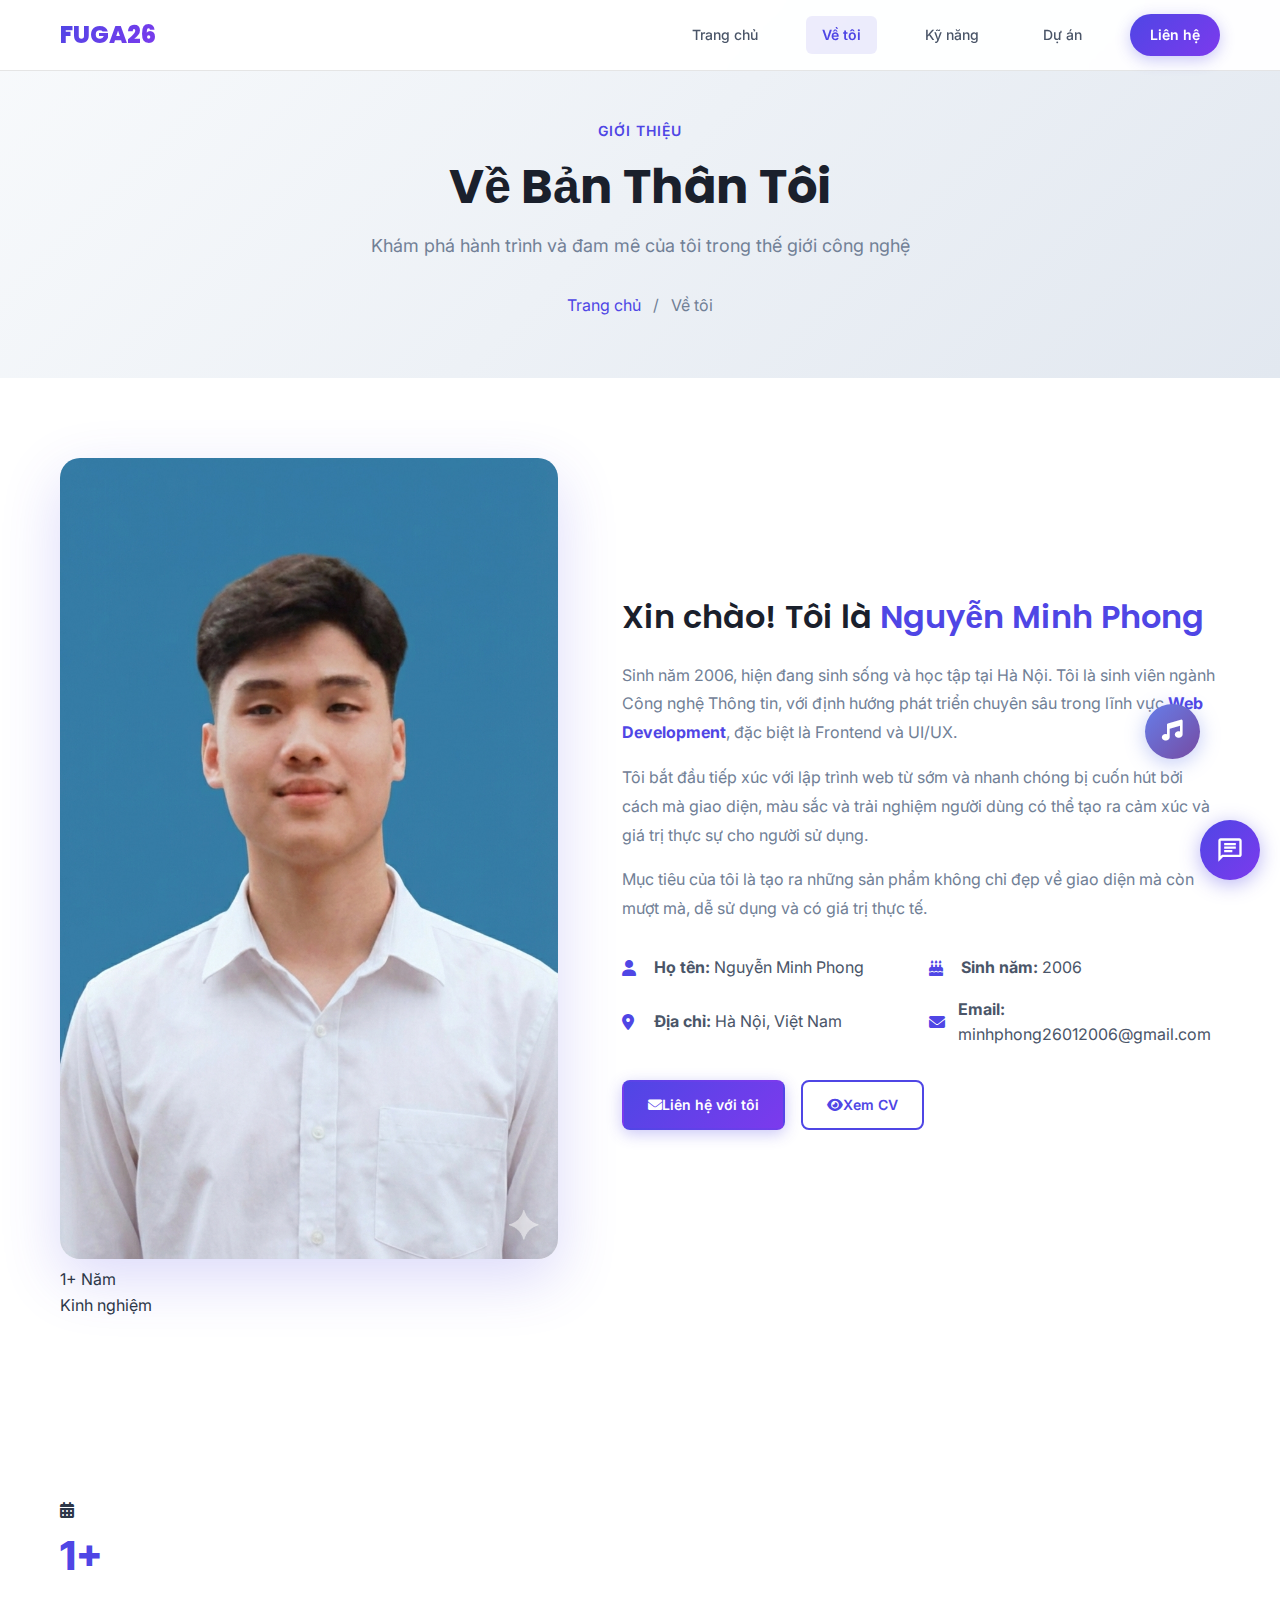
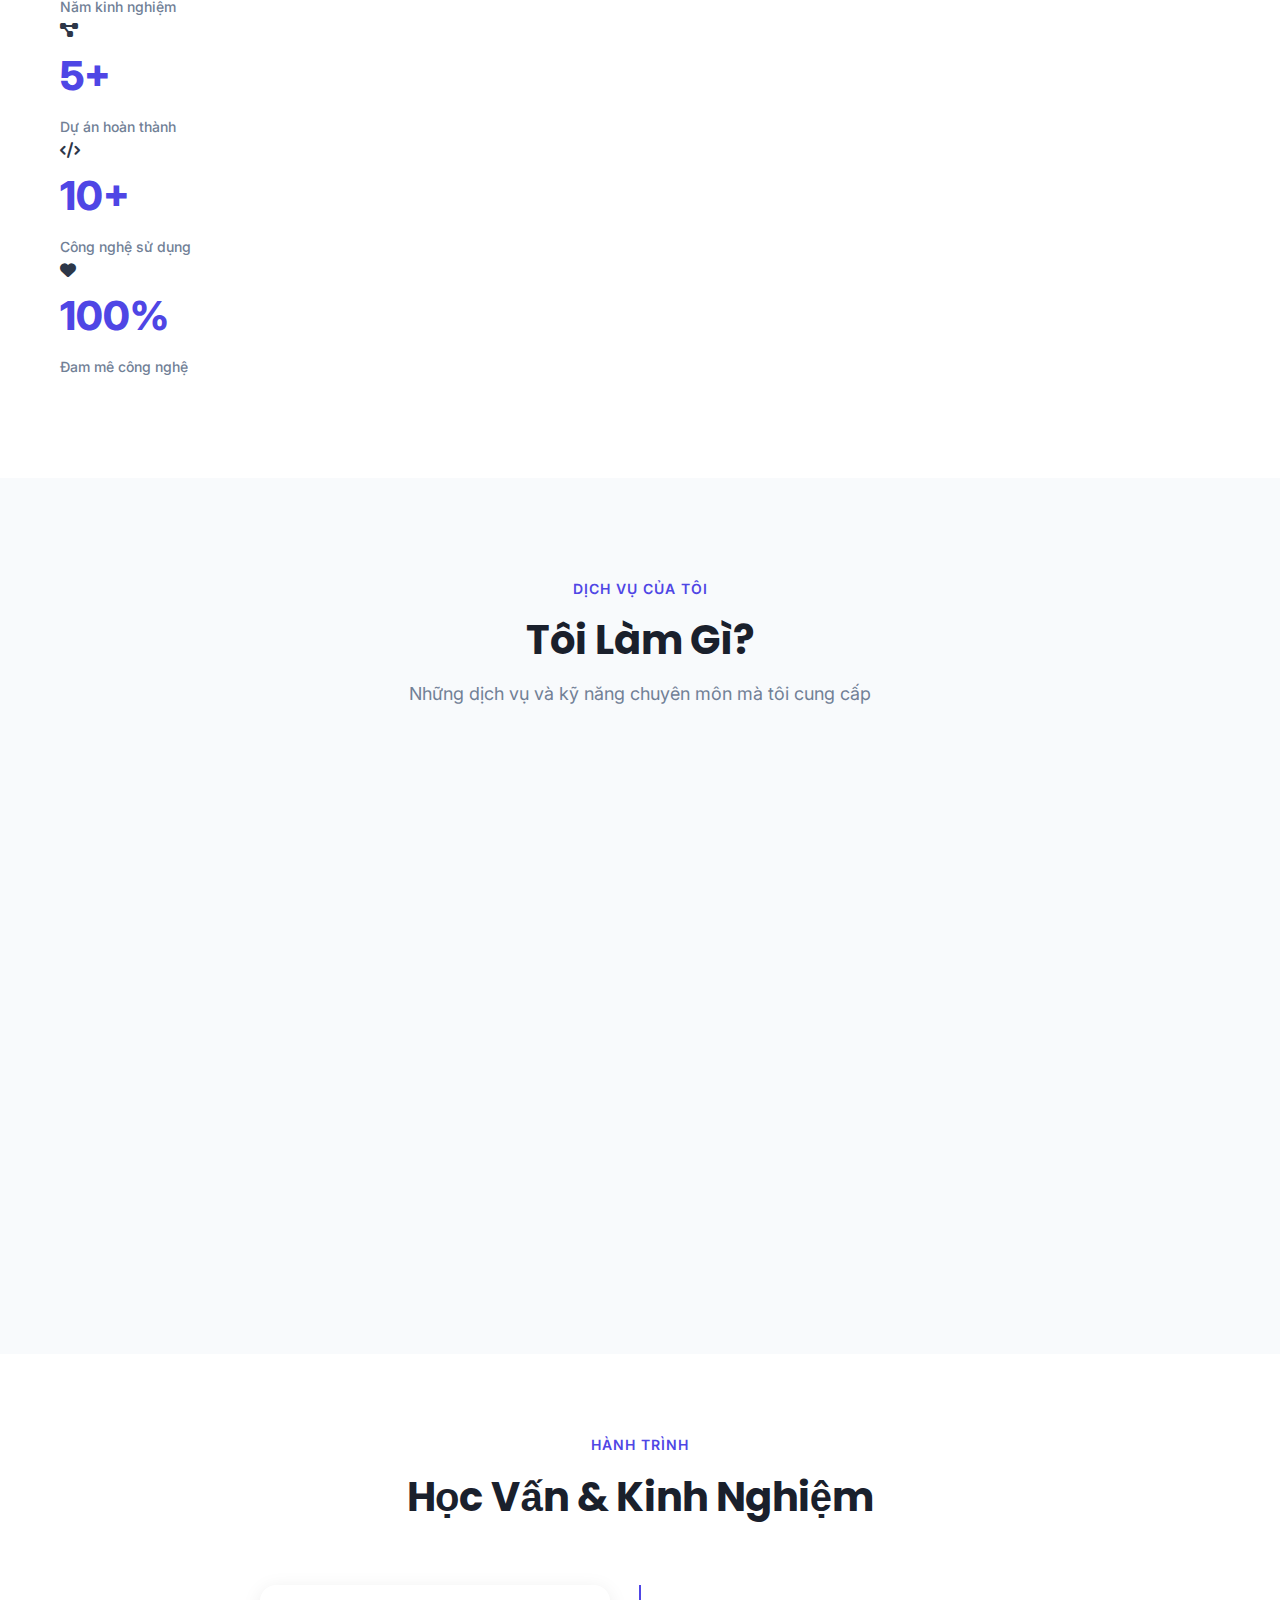
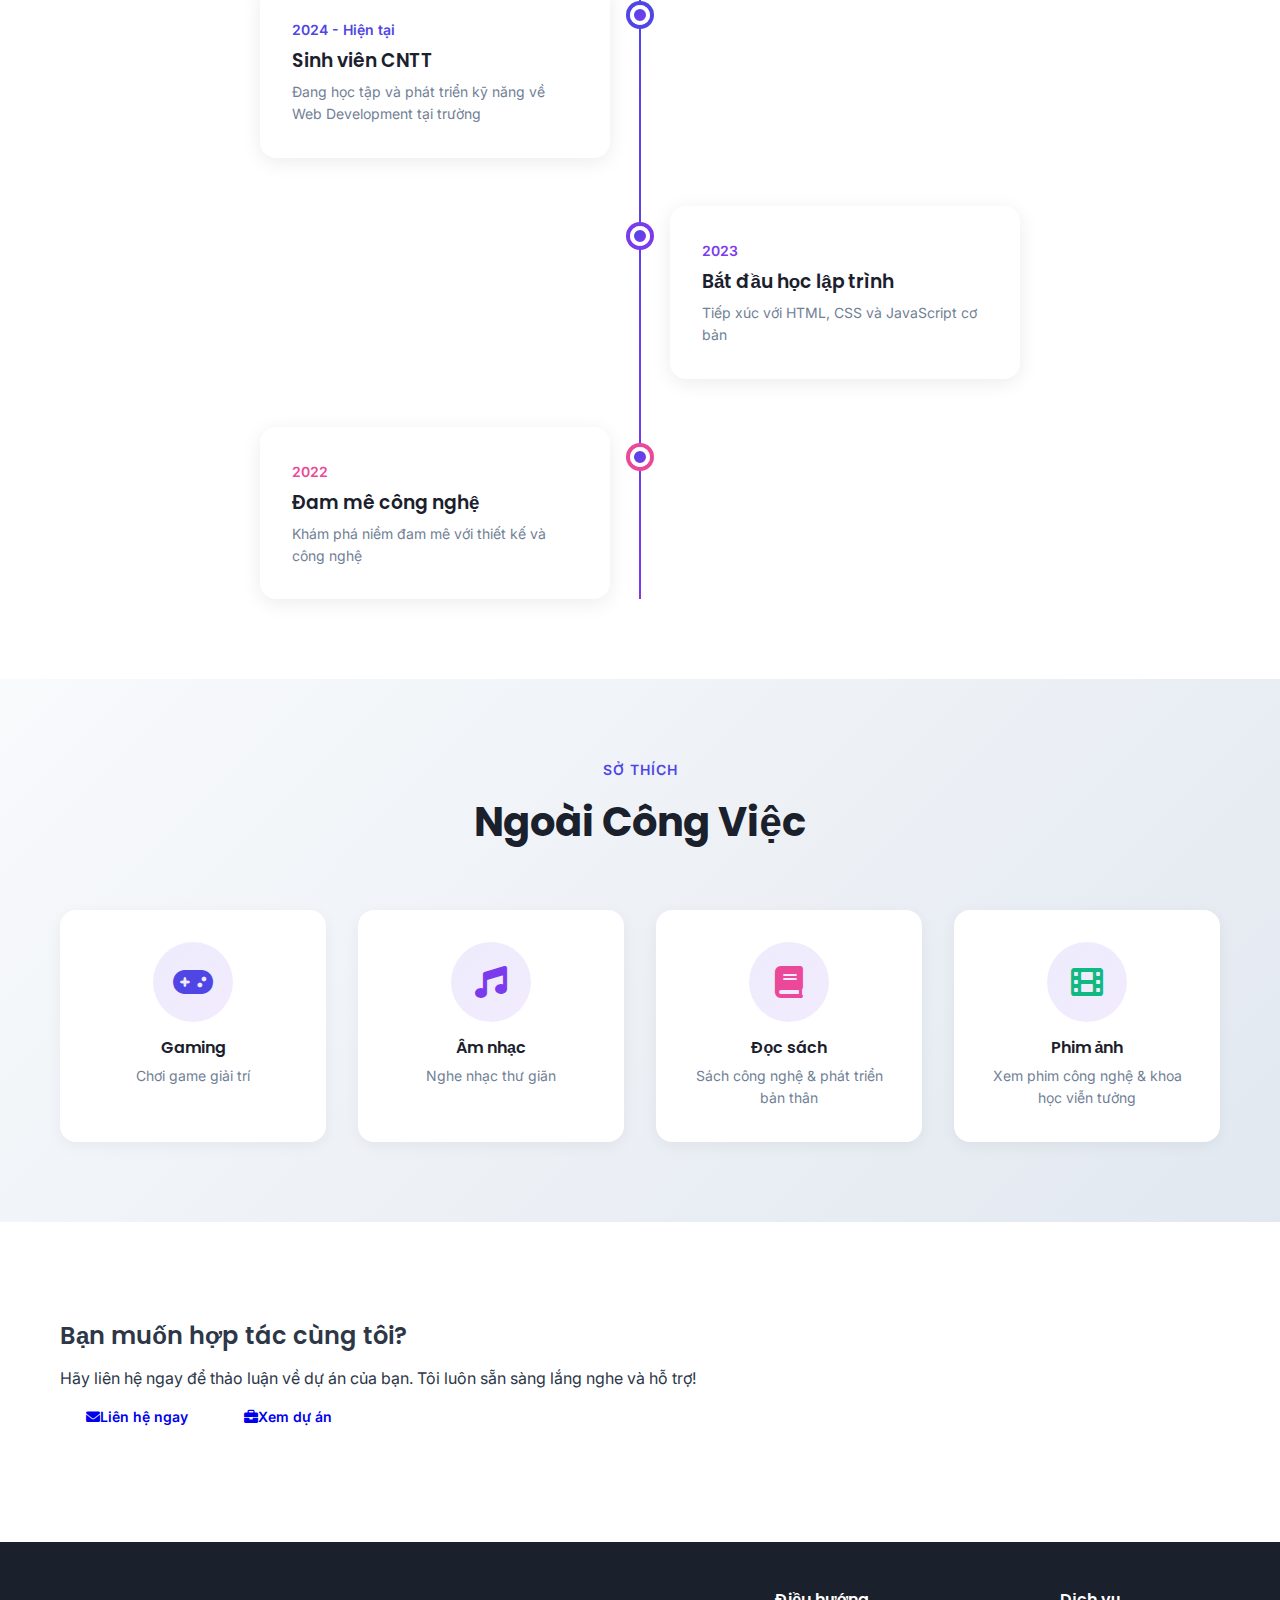
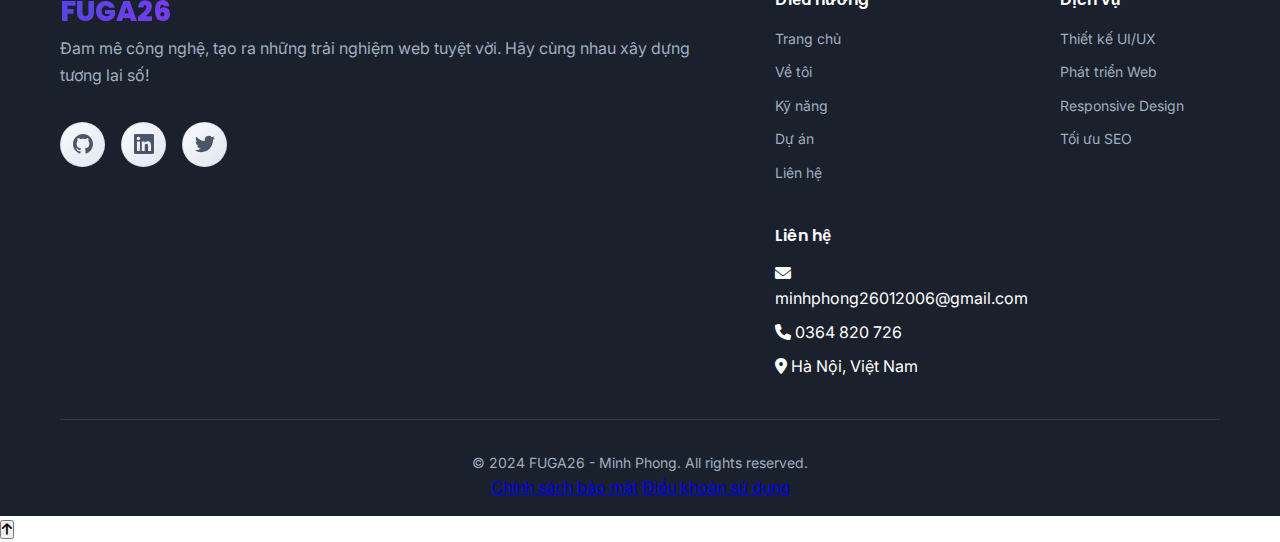
<file: about.html>
<!DOCTYPE html>
<html lang="vi">
<head>
    <meta charset="UTF-8">
    <meta name="viewport" content="width=device-width, initial-scale=1.0">
    <title>Về Tôi - Minh Phong Developer | FUGA26</title>
    <meta name="description" content="Tìm hiểu về Minh Phong - Web Developer đam mê với kỹ năng UI/UX và Frontend Development.">
    <link rel="stylesheet" href="styles_modern.css">
    <link rel="stylesheet" href="chatbot.css">
    <link rel="preconnect" href="https://fonts.googleapis.com">
    <link rel="preconnect" href="https://fonts.gstatic.com" crossorigin>
    <link href="https://fonts.googleapis.com/css2?family=Inter:wght@300;400;500;600;700;800&family=Poppins:wght@300;400;500;600;700;800&display=swap" rel="stylesheet">
    <link rel="stylesheet" href="https://cdnjs.cloudflare.com/ajax/libs/font-awesome/6.0.0-beta3/css/all.min.css">
</head>
<body>
    <!-- Navigation -->
    <nav class="navbar">
        <div class="nav-container">
            <div class="logo">
                <a href="index.html"><span class="logo-text">FUGA26</span></a>
            </div>
            <div class="nav-menu">
                <a href="index.html" class="nav-link">Trang chủ</a>
                <a href="about.html" class="nav-link active">Về tôi</a>
                <a href="skills.html" class="nav-link">Kỹ năng</a>
                <a href="portfolio.html" class="nav-link">Dự án</a>
                <a href="contact.html" class="nav-link contact-btn">Liên hệ</a>
            </div>
            <div class="hamburger">
                <span></span>
                <span></span>
                <span></span>
            </div>
        </div>
    </nav>

    <!-- Page Header -->
    <section class="page-header" style="padding-top: 120px; padding-bottom: 60px; background: linear-gradient(135deg, #f8fafc 0%, #e2e8f0 100%);">
        <div class="container">
            <div class="page-header-content" style="text-align: center;">
                <span class="section-label">Giới thiệu</span>
                <h1 class="section-title" style="font-size: 3rem;">Về Bản Thân Tôi</h1>
                <p class="section-description">Khám phá hành trình và đam mê của tôi trong thế giới công nghệ</p>
                <nav class="breadcrumb" style="margin-top: 2rem;">
                    <a href="index.html" style="color: #4f46e5; text-decoration: none;">Trang chủ</a>
                    <span style="margin: 0 0.5rem; color: #718096;">/</span>
                    <span style="color: #718096;">Về tôi</span>
                </nav>
            </div>
        </div>
    </section>

    <!-- About Main Section -->
    <section id="about" class="about-section" style="padding: 80px 0;">
        <div class="container">
            <div class="about-content" style="display: grid; grid-template-columns: 1fr 1.2fr; gap: 4rem; align-items: center;">
                <div class="about-image-section">
                    <div class="about-image-wrapper" style="position: relative;">
                        <img src="images/Gemini_Generated_Image_lqh73wlqh73wlqh7.png" alt="Minh Phong" style="width: 100%; border-radius: 20px; box-shadow: 0 20px 60px rgba(79, 70, 229, 0.2);">
                        <div class="experience-badge">
                            <span class="exp-number">1+</span>
                            <span class="exp-text">Năm<br>Kinh nghiệm</span>
                        </div>
                        <div class="about-decoration" style="position: absolute; top: -20px; left: -20px; width: 100px; height: 100px; background: linear-gradient(135deg, #4f46e5, #7c3aed); border-radius: 50%; opacity: 0.1; z-index: -1;"></div>
                    </div>
                </div>
                
                <div class="about-text">
                    <h2 style="font-size: 2rem; color: #1a202c; margin-bottom: 1.5rem;">
                        Xin chào! Tôi là <span style="color: #4f46e5;">Nguyễn Minh Phong</span>
                    </h2>
                    
                    <p style="color: #718096; line-height: 1.8; margin-bottom: 1rem;">
                        Sinh năm 2006, hiện đang sinh sống và học tập tại Hà Nội. Tôi là sinh viên ngành Công nghệ Thông tin, với định hướng phát triển chuyên sâu trong lĩnh vực <strong style="color: #4f46e5;">Web Development</strong>, đặc biệt là Frontend và UI/UX.
                    </p>
                    
                    <p style="color: #718096; line-height: 1.8; margin-bottom: 1rem;">
                        Tôi bắt đầu tiếp xúc với lập trình web từ sớm và nhanh chóng bị cuốn hút bởi cách mà giao diện, màu sắc và trải nghiệm người dùng có thể tạo ra cảm xúc và giá trị thực sự cho người sử dụng.
                    </p>

                    <p style="color: #718096; line-height: 1.8; margin-bottom: 2rem;">
                        Mục tiêu của tôi là tạo ra những sản phẩm không chỉ đẹp về giao diện mà còn mượt mà, dễ sử dụng và có giá trị thực tế.
                    </p>
                    
                    <!-- Personal Info -->
                    <div class="personal-info" style="display: grid; grid-template-columns: 1fr 1fr; gap: 1rem; margin-bottom: 2rem;">
                        <div class="info-item" style="display: flex; align-items: center; gap: 0.75rem;">
                            <i class="fas fa-user" style="color: #4f46e5; width: 20px;"></i>
                            <span style="color: #4a5568;"><strong>Họ tên:</strong> Nguyễn Minh Phong</span>
                        </div>
                        <div class="info-item" style="display: flex; align-items: center; gap: 0.75rem;">
                            <i class="fas fa-birthday-cake" style="color: #4f46e5; width: 20px;"></i>
                            <span style="color: #4a5568;"><strong>Sinh năm:</strong> 2006</span>
                        </div>
                        <div class="info-item" style="display: flex; align-items: center; gap: 0.75rem;">
                            <i class="fas fa-map-marker-alt" style="color: #4f46e5; width: 20px;"></i>
                            <span style="color: #4a5568;"><strong>Địa chỉ:</strong> Hà Nội, Việt Nam</span>
                        </div>
                        <div class="info-item" style="display: flex; align-items: center; gap: 0.75rem;">
                            <i class="fas fa-envelope" style="color: #4f46e5; width: 20px;"></i>
                            <span style="color: #4a5568;"><strong>Email:</strong> minhphong26012006@gmail.com</span>
                        </div>
                    </div>
                    
                    <div class="hero-buttons">
                        <a href="contact.html" class="btn btn-primary">
                            <i class="fas fa-envelope"></i> Liên hệ với tôi
                        </a>
                        <a href="images/Nguyen-Minh-Phong-TopCV.vn-040226.10826.pdf" class="btn btn-secondary" target="_blank">
                            <i class="fas fa-eye"></i> Xem CV
                        </a>
                    </div>
                </div>
            </div>
        </div>
    </section>

    <!-- Stats Section -->
    <section class="stats-section">
        <div class="container">
            <div class="stats-grid">
                <div class="stat-card">
                    <div class="stat-icon">
                        <i class="fas fa-calendar-alt"></i>
                    </div>
                    <div class="stat-number">1+</div>
                    <div class="stat-label">Năm kinh nghiệm</div>
                </div>
                <div class="stat-card">
                    <div class="stat-icon">
                        <i class="fas fa-project-diagram"></i>
                    </div>
                    <div class="stat-number">5+</div>
                    <div class="stat-label">Dự án hoàn thành</div>
                </div>
                <div class="stat-card">
                    <div class="stat-icon">
                        <i class="fas fa-code"></i>
                    </div>
                    <div class="stat-number">10+</div>
                    <div class="stat-label">Công nghệ sử dụng</div>
                </div>
                <div class="stat-card">
                    <div class="stat-icon">
                        <i class="fas fa-heart"></i>
                    </div>
                    <div class="stat-number">100%</div>
                    <div class="stat-label">Đam mê công nghệ</div>
                </div>
            </div>
        </div>
    </section>

    <!-- What I Do Section -->
    <section class="services-section" style="background: #f8fafc;">
        <div class="container">
            <div class="section-header">
                <span class="section-label">Dịch vụ của tôi</span>
                <h2 class="section-title">Tôi Làm Gì?</h2>
                <p class="section-description">Những dịch vụ và kỹ năng chuyên môn mà tôi cung cấp</p>
            </div>
            
            <div class="services-grid">
                <div class="service-card">
                    <div class="service-icon">
                        <i class="fas fa-palette"></i>
                    </div>
                    <h3>Thiết kế UI/UX</h3>
                    <p>Tạo ra các giao diện người dùng trực quan và hấp dẫn về mặt hình ảnh, giúp nâng cao trải nghiệm và sự tương tác của người dùng.</p>
                    <ul class="service-features">
                        <li><i class="fas fa-check"></i> Wireframe & Mockup</li>
                        <li><i class="fas fa-check"></i> User Interface Design</li>
                        <li><i class="fas fa-check"></i> Prototyping</li>
                    </ul>
                </div>
                
                <div class="service-card featured">
                    <div class="featured-badge">Chuyên môn</div>
                    <div class="service-icon">
                        <i class="fas fa-code"></i>
                    </div>
                    <h3>Phát triển Frontend</h3>
                    <p>Xây dựng các ứng dụng web tương tác và có khả năng thích ứng cao bằng cách sử dụng các công nghệ và framework hiện đại.</p>
                    <ul class="service-features">
                        <li><i class="fas fa-check"></i> HTML5, CSS3, JavaScript</li>
                        <li><i class="fas fa-check"></i> Vue.js, React</li>
                        <li><i class="fas fa-check"></i> Bootstrap, Tailwind</li>
                    </ul>
                </div>
                
                <div class="service-card">
                    <div class="service-icon">
                        <i class="fas fa-mobile-alt"></i>
                    </div>
                    <h3>Responsive Design</h3>
                    <p>Đảm bảo trải nghiệm tuyệt vời trên mọi thiết bị, từ máy tính để bàn đến thiết bị di động, với độ chính xác hoàn hảo.</p>
                    <ul class="service-features">
                        <li><i class="fas fa-check"></i> Mobile First</li>
                        <li><i class="fas fa-check"></i> Cross-browser</li>
                        <li><i class="fas fa-check"></i> Pixel Perfect</li>
                    </ul>
                </div>
            </div>
        </div>
    </section>

    <!-- Journey/Timeline Section -->
    <section class="timeline-section" style="padding: 80px 0; background: white;">
        <div class="container">
            <div class="section-header">
                <span class="section-label">Hành trình</span>
                <h2 class="section-title">Học Vấn & Kinh Nghiệm</h2>
            </div>
            
            <div class="timeline" style="position: relative; max-width: 800px; margin: 0 auto;">
                <div class="timeline-line" style="position: absolute; left: 50%; transform: translateX(-50%); width: 2px; height: 100%; background: linear-gradient(180deg, #4f46e5, #7c3aed);"></div>
                
                <div class="timeline-item" style="display: flex; justify-content: flex-end; padding-right: 50%; margin-bottom: 3rem; position: relative;">
                    <div class="timeline-content" style="background: white; padding: 2rem; border-radius: 16px; box-shadow: 0 4px 20px rgba(0,0,0,0.08); max-width: 350px; margin-right: 30px;">
                        <div class="timeline-dot" style="position: absolute; right: calc(50% - 10px); top: 20px; width: 20px; height: 20px; background: linear-gradient(135deg, #4f46e5, #7c3aed); border-radius: 50%; border: 4px solid white; box-shadow: 0 0 0 4px #4f46e5;"></div>
                        <span style="color: #4f46e5; font-weight: 600; font-size: 14px;">2024 - Hiện tại</span>
                        <h3 style="color: #1a202c; margin: 0.5rem 0;">Sinh viên CNTT</h3>
                        <p style="color: #718096; font-size: 14px; margin: 0;">Đang học tập và phát triển kỹ năng về Web Development tại trường</p>
                    </div>
                </div>
                
                <div class="timeline-item" style="display: flex; justify-content: flex-start; padding-left: 50%; margin-bottom: 3rem; position: relative;">
                    <div class="timeline-content" style="background: white; padding: 2rem; border-radius: 16px; box-shadow: 0 4px 20px rgba(0,0,0,0.08); max-width: 350px; margin-left: 30px;">
                        <div class="timeline-dot" style="position: absolute; left: calc(50% - 10px); top: 20px; width: 20px; height: 20px; background: linear-gradient(135deg, #4f46e5, #7c3aed); border-radius: 50%; border: 4px solid white; box-shadow: 0 0 0 4px #7c3aed;"></div>
                        <span style="color: #7c3aed; font-weight: 600; font-size: 14px;">2023</span>
                        <h3 style="color: #1a202c; margin: 0.5rem 0;">Bắt đầu học lập trình</h3>
                        <p style="color: #718096; font-size: 14px; margin: 0;">Tiếp xúc với HTML, CSS và JavaScript cơ bản</p>
                    </div>
                </div>
                
                <div class="timeline-item" style="display: flex; justify-content: flex-end; padding-right: 50%; position: relative;">
                    <div class="timeline-content" style="background: white; padding: 2rem; border-radius: 16px; box-shadow: 0 4px 20px rgba(0,0,0,0.08); max-width: 350px; margin-right: 30px;">
                        <div class="timeline-dot" style="position: absolute; right: calc(50% - 10px); top: 20px; width: 20px; height: 20px; background: linear-gradient(135deg, #4f46e5, #7c3aed); border-radius: 50%; border: 4px solid white; box-shadow: 0 0 0 4px #ec4899;"></div>
                        <span style="color: #ec4899; font-weight: 600; font-size: 14px;">2022</span>
                        <h3 style="color: #1a202c; margin: 0.5rem 0;">Đam mê công nghệ</h3>
                        <p style="color: #718096; font-size: 14px; margin: 0;">Khám phá niềm đam mê với thiết kế và công nghệ</p>
                    </div>
                </div>
            </div>
        </div>
    </section>

    <!-- Interests Section -->
    <section style="padding: 80px 0; background: linear-gradient(135deg, #f8fafc 0%, #e2e8f0 100%);">
        <div class="container">
            <div class="section-header">
                <span class="section-label">Sở thích</span>
                <h2 class="section-title">Ngoài Công Việc</h2>
            </div>
            
            <div style="display: grid; grid-template-columns: repeat(4, 1fr); gap: 2rem; margin-top: 3rem;">
                <div style="text-align: center; padding: 2rem; background: white; border-radius: 16px; box-shadow: 0 4px 15px rgba(0,0,0,0.05); transition: all 0.3s ease;" onmouseover="this.style.transform='translateY(-10px)'" onmouseout="this.style.transform='translateY(0)'">
                    <div style="width: 80px; height: 80px; background: linear-gradient(135deg, rgba(79,70,229,0.1), rgba(124,58,237,0.1)); border-radius: 50%; display: flex; align-items: center; justify-content: center; margin: 0 auto 1rem;">
                        <i class="fas fa-gamepad" style="font-size: 2rem; color: #4f46e5;"></i>
                    </div>
                    <h4 style="color: #1a202c; margin-bottom: 0.5rem;">Gaming</h4>
                    <p style="color: #718096; font-size: 14px;">Chơi game giải trí</p>
                </div>
                
                <div style="text-align: center; padding: 2rem; background: white; border-radius: 16px; box-shadow: 0 4px 15px rgba(0,0,0,0.05); transition: all 0.3s ease;" onmouseover="this.style.transform='translateY(-10px)'" onmouseout="this.style.transform='translateY(0)'">
                    <div style="width: 80px; height: 80px; background: linear-gradient(135deg, rgba(79,70,229,0.1), rgba(124,58,237,0.1)); border-radius: 50%; display: flex; align-items: center; justify-content: center; margin: 0 auto 1rem;">
                        <i class="fas fa-music" style="font-size: 2rem; color: #7c3aed;"></i>
                    </div>
                    <h4 style="color: #1a202c; margin-bottom: 0.5rem;">Âm nhạc</h4>
                    <p style="color: #718096; font-size: 14px;">Nghe nhạc thư giãn</p>
                </div>
                
                <div style="text-align: center; padding: 2rem; background: white; border-radius: 16px; box-shadow: 0 4px 15px rgba(0,0,0,0.05); transition: all 0.3s ease;" onmouseover="this.style.transform='translateY(-10px)'" onmouseout="this.style.transform='translateY(0)'">
                    <div style="width: 80px; height: 80px; background: linear-gradient(135deg, rgba(79,70,229,0.1), rgba(124,58,237,0.1)); border-radius: 50%; display: flex; align-items: center; justify-content: center; margin: 0 auto 1rem;">
                        <i class="fas fa-book" style="font-size: 2rem; color: #ec4899;"></i>
                    </div>
                    <h4 style="color: #1a202c; margin-bottom: 0.5rem;">Đọc sách</h4>
                    <p style="color: #718096; font-size: 14px;">Sách công nghệ & phát triển bản thân</p>
                </div>
                
                <div style="text-align: center; padding: 2rem; background: white; border-radius: 16px; box-shadow: 0 4px 15px rgba(0,0,0,0.05); transition: all 0.3s ease;" onmouseover="this.style.transform='translateY(-10px)'" onmouseout="this.style.transform='translateY(0)'">
                    <div style="width: 80px; height: 80px; background: linear-gradient(135deg, rgba(79,70,229,0.1), rgba(124,58,237,0.1)); border-radius: 50%; display: flex; align-items: center; justify-content: center; margin: 0 auto 1rem;">
                        <i class="fas fa-film" style="font-size: 2rem; color: #10b981;"></i>
                    </div>
                    <h4 style="color: #1a202c; margin-bottom: 0.5rem;">Phim ảnh</h4>
                    <p style="color: #718096; font-size: 14px;">Xem phim công nghệ & khoa học viễn tưởng</p>
                </div>
            </div>
        </div>
    </section>

    <!-- CTA Section -->
    <section class="cta-section">
        <div class="container">
            <div class="cta-content">
                <div class="cta-text">
                    <h2>Bạn muốn hợp tác cùng tôi?</h2>
                    <p>Hãy liên hệ ngay để thảo luận về dự án của bạn. Tôi luôn sẵn sàng lắng nghe và hỗ trợ!</p>
                </div>
                <div class="cta-buttons">
                    <a href="contact.html" class="btn btn-light">
                        <i class="fas fa-envelope"></i> Liên hệ ngay
                    </a>
                    <a href="portfolio.html" class="btn btn-outline-light">
                        <i class="fas fa-briefcase"></i> Xem dự án
                    </a>
                </div>
            </div>
        </div>
    </section>

    <!-- Footer -->
    <footer class="footer">
        <div class="container">
            <div class="footer-content">
                <div class="footer-info">
                    <div class="logo">
                        <span class="logo-text">FUGA26</span>
                    </div>
                    <p>Đam mê công nghệ, tạo ra những trải nghiệm web tuyệt vời. Hãy cùng nhau xây dựng tương lai số!</p>
                    <div class="social-links">
                        <a href="https://github.com/phongnmph62216" class="social-link" aria-label="GitHub" target="_blank" rel="noopener noreferrer">
                            <svg viewBox="0 0 24 24" fill="currentColor">
                                <path d="M12 0c-6.626 0-12 5.373-12 12 0 5.302 3.438 9.8 8.207 11.387.599.111.793-.261.793-.577v-2.234c-3.338.726-4.033-1.416-4.033-1.416-.546-1.387-1.333-1.756-1.333-1.756-1.089-.745.083-.729.083-.729 1.205.084 1.839 1.237 1.839 1.237 1.07 1.834 2.807 1.304 3.492.997.107-.775.418-1.305.762-1.604-2.665-.305-5.467-1.334-5.467-5.931 0-1.311.469-2.381 1.236-3.221-.124-.303-.535-1.524.117-3.176 0 0 1.008-.322 3.301 1.23.957-.266 1.983-.399 3.003-.404 1.02.005 2.047.138 3.006.404 2.291-1.552 3.297-1.23 3.297-1.23.653 1.653.242 2.874.118 3.176.77.84 1.235 1.911 1.235 3.221 0 4.609-2.807 5.624-5.479 5.921.43.372.823 1.102.823 2.222v3.293c0 .319.192.694.801.576 4.765-1.589 8.199-6.086 8.199-11.386 0-6.627-5.373-12-12-12z"/>
                            </svg>
                        </a>
                        <a href="https://www.linkedin.com/in/phong-nguyen-minh-aa163b335/" class="social-link" aria-label="LinkedIn" target="_blank" rel="noopener noreferrer">
                            <svg viewBox="0 0 24 24" fill="currentColor">
                                <path d="M20.447 20.452h-3.554v-5.569c0-1.328-.027-3.037-1.852-3.037-1.853 0-2.136 1.445-2.136 2.939v5.667H9.351V9h3.414v1.561h.046c.477-.9 1.637-1.85 3.37-1.85 3.601 0 4.267 2.37 4.267 5.455v6.286zM5.337 7.433c-1.144 0-2.063-.926-2.063-2.065 0-1.138.92-2.063 2.063-2.063 1.14 0 2.064.925 2.064 2.063 0 1.139-.925 2.065-2.064 2.065zm1.782 13.019H3.555V9h3.564v11.452zM22.225 0H1.771C.792 0 0 .774 0 1.729v20.542C0 23.227.792 24 1.771 24h20.451C23.2 24 24 23.227 24 22.271V1.729C24 .774 23.2 0 22.222 0h.003z"/>
                            </svg>
                        </a>
                        <a href="http://x.com/phong_minh2601" class="social-link" aria-label="Twitter" target="_blank" rel="noopener noreferrer">
                            <svg viewBox="0 0 24 24" fill="currentColor">
                                <path d="M23.953 4.57a10 10 0 01-2.825.775 4.958 4.958 0 002.163-2.723c-.951.555-2.005.959-3.127 1.184a4.92 4.92 0 00-8.384 4.482C7.69 8.095 4.067 6.13 1.64 3.162a4.822 4.822 0 00-.666 2.475c0 1.71.87 3.213 2.188 4.096a4.904 4.904 0 01-2.228-.616v.06a4.923 4.923 0 003.946 4.827 4.996 4.996 0 01-2.212.085 4.936 4.936 0 004.604 3.417 9.867 9.867 0 01-6.102 2.105c-.39 0-.779-.023-1.17-.067a13.995 13.995 0 007.557 2.209c9.053 0 13.998-7.496 13.998-13.985 0-.21 0-.42-.015-.63A9.935 9.935 0 0024 4.59z"/>
                            </svg>
                        </a>
                    </div>
                </div>
                
                <div class="footer-links">
                    <div class="footer-column">
                        <h4>Điều hướng</h4>
                        <ul>
                            <li><a href="index.html">Trang chủ</a></li>
                            <li><a href="about.html">Về tôi</a></li>
                            <li><a href="skills.html">Kỹ năng</a></li>
                            <li><a href="portfolio.html">Dự án</a></li>
                            <li><a href="contact.html">Liên hệ</a></li>
                        </ul>
                    </div>
                    
                    <div class="footer-column">
                        <h4>Dịch vụ</h4>
                        <ul>
                            <li><a href="#">Thiết kế UI/UX</a></li>
                            <li><a href="#">Phát triển Web</a></li>
                            <li><a href="#">Responsive Design</a></li>
                            <li><a href="#">Tối ưu SEO</a></li>
                        </ul>
                    </div>
                    
                    <div class="footer-column">
                        <h4>Liên hệ</h4>
                        <ul>
                            <li><i class="fas fa-envelope"></i> minhphong26012006@gmail.com</li>
                            <li><i class="fas fa-phone"></i> 0364 820 726</li>
                            <li><i class="fas fa-map-marker-alt"></i> Hà Nội, Việt Nam</li>
                        </ul>
                    </div>
                </div>
            </div>
            
            <div class="footer-bottom">
                <p>&copy; 2024 FUGA26 - Minh Phong. All rights reserved.</p>
                <div class="footer-bottom-links">
                    <a href="#">Chính sách bảo mật</a>
                    <a href="#">Điều khoản sử dụng</a>
                </div>
            </div>
        </div>
    </footer>

    <!-- Back to Top Button -->
    <button class="back-to-top" id="backToTop" aria-label="Back to top">
        <i class="fas fa-arrow-up"></i>
    </button>

    <script src="script.js"></script>
    <script src="chatbot.js"></script>
    <script>
        // Back to Top
        const backToTopBtn = document.getElementById('backToTop');
        
        window.addEventListener('scroll', () => {
            if (window.scrollY > 500) {
                backToTopBtn.classList.add('visible');
            } else {
                backToTopBtn.classList.remove('visible');
            }
        });

        backToTopBtn.addEventListener('click', () => {
            window.scrollTo({ top: 0, behavior: 'smooth' });
        });
    </script>

    <!-- Background Music Player -->
    <script src="music-player.js"></script>
</body>
</html>
</file>
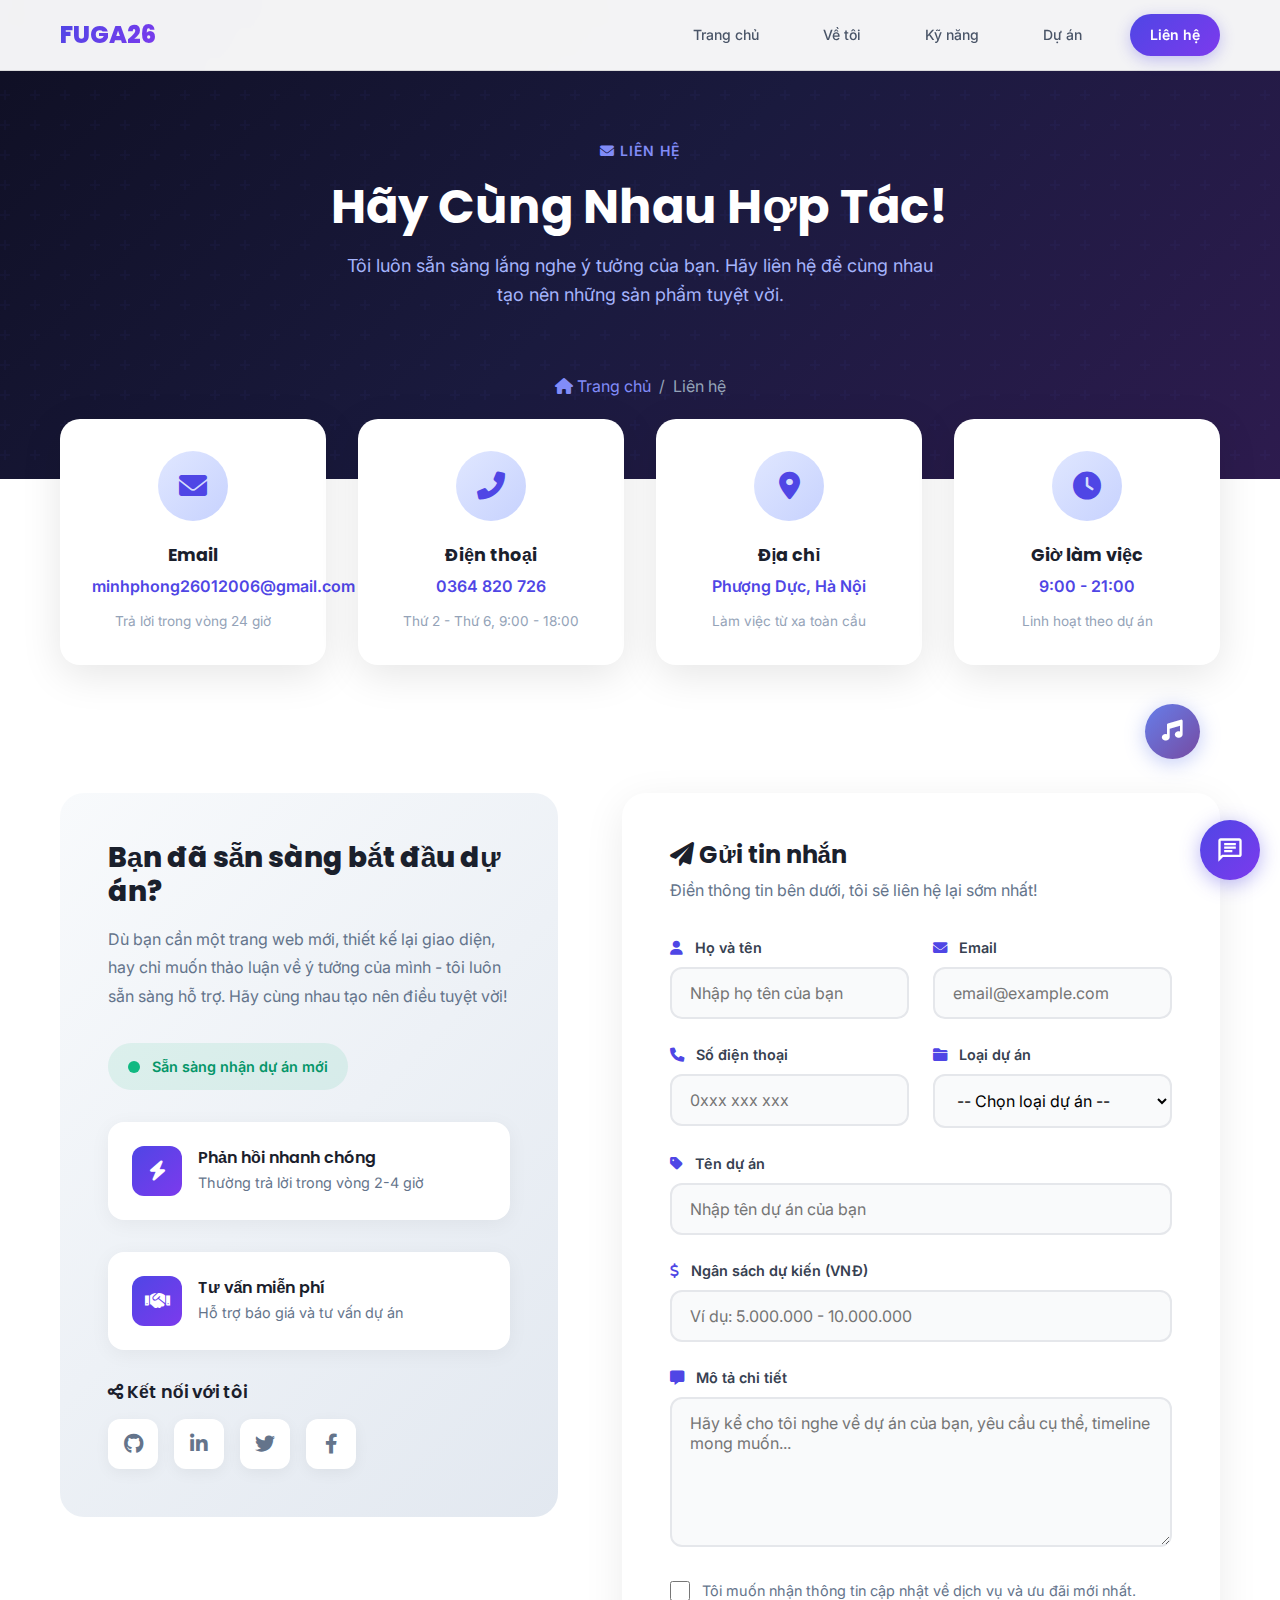
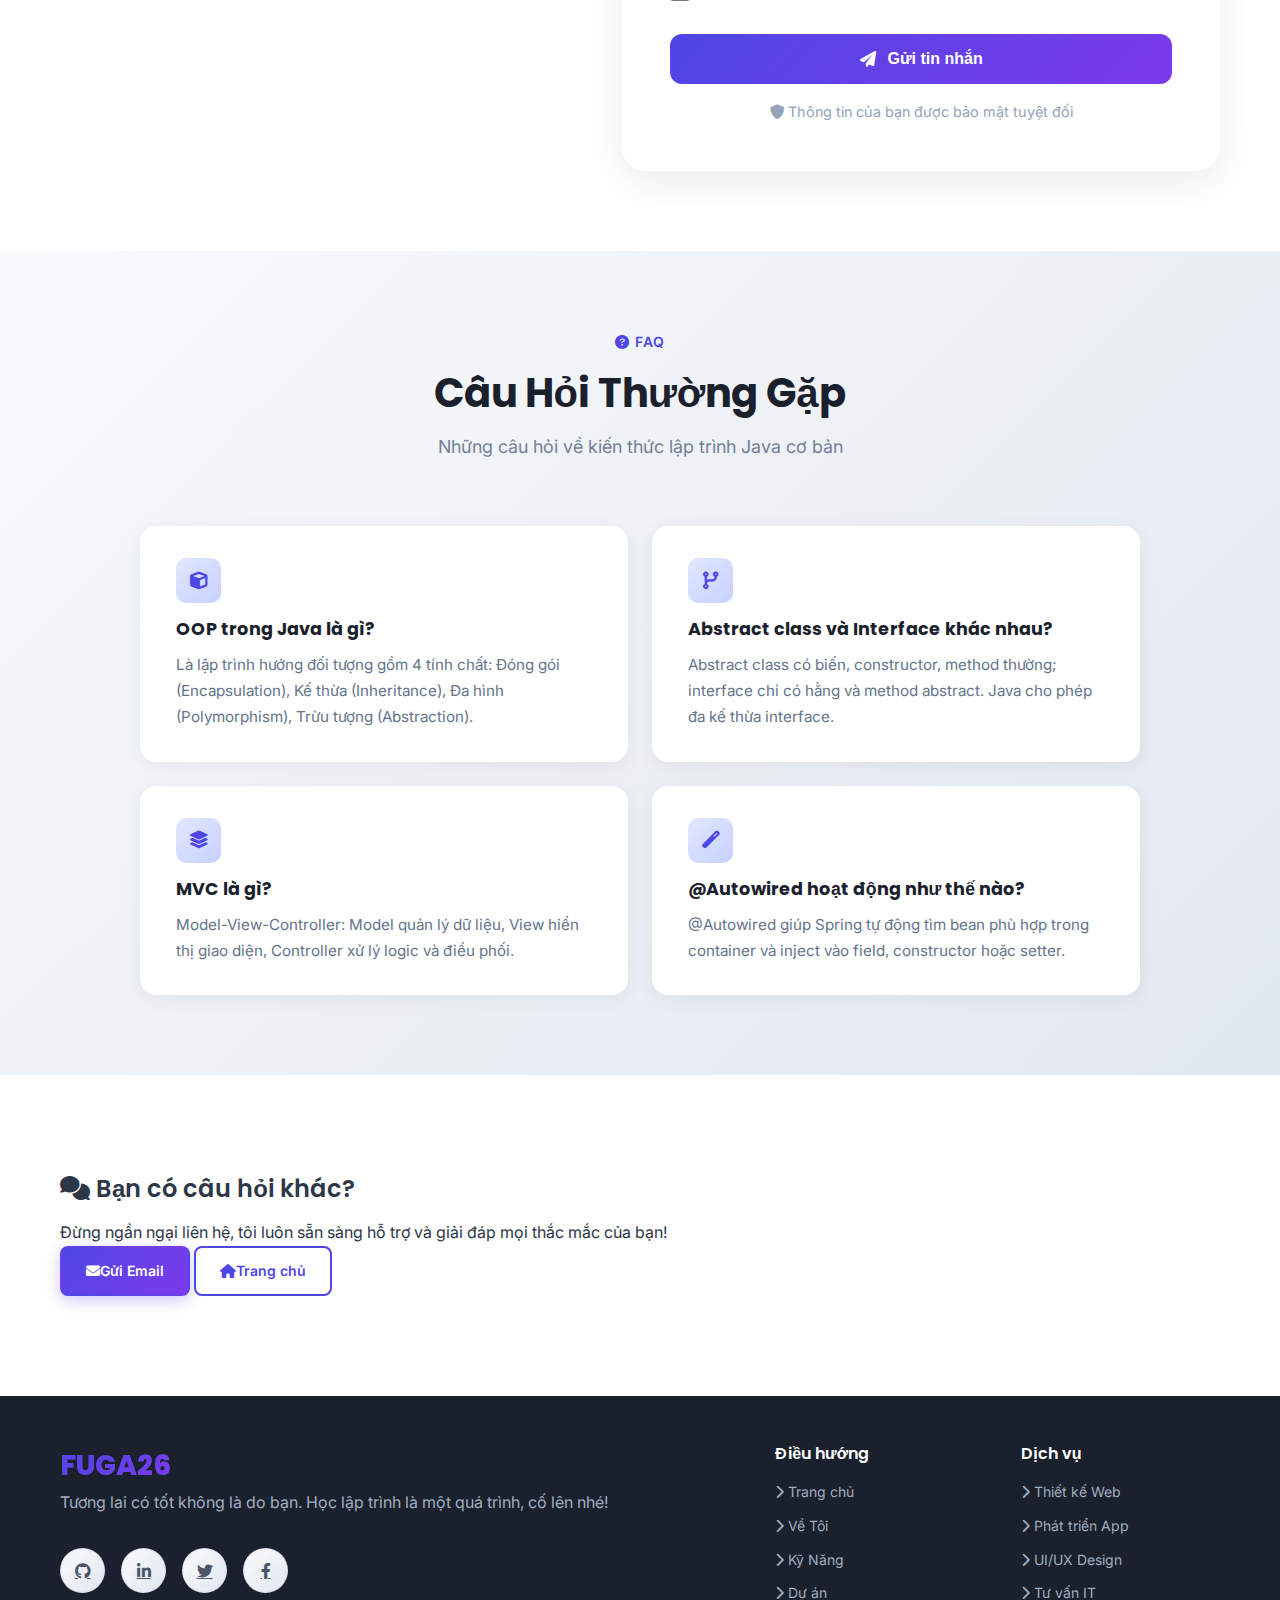
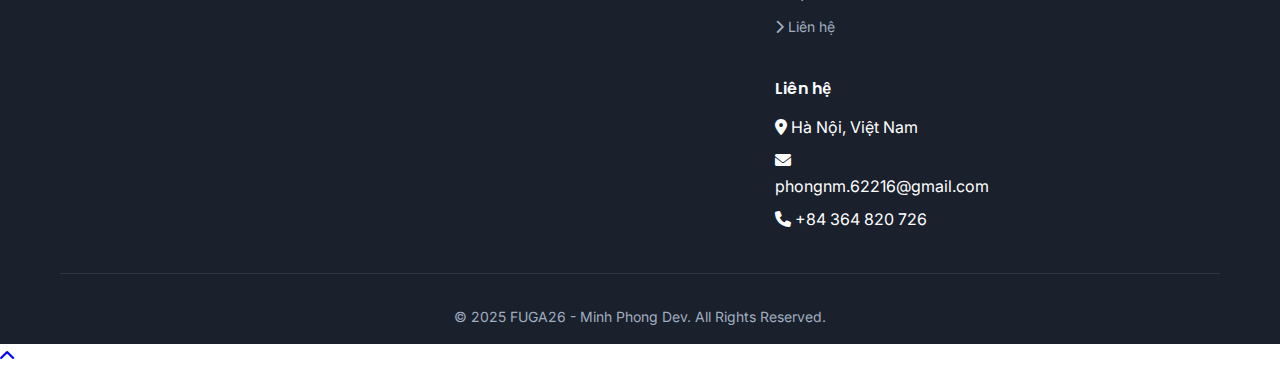
<file: contact.html>
<!DOCTYPE html>
<html lang="vi">
<head>
    <meta charset="UTF-8">
    <meta name="viewport" content="width=device-width, initial-scale=1.0">
    <title>Minh Phong Dev - Liên Hệ</title>
    <link rel="stylesheet" href="styles_modern.css">
    <link rel="stylesheet" href="chatbot.css">
    <link rel="preconnect" href="https://fonts.googleapis.com">
    <link rel="preconnect" href="https://fonts.gstatic.com" crossorigin>
    <link href="https://fonts.googleapis.com/css2?family=Inter:wght@300;400;500;600;700;800&family=Poppins:wght@300;400;500;600;700;800&display=swap" rel="stylesheet">
    <link rel="stylesheet" href="https://cdnjs.cloudflare.com/ajax/libs/font-awesome/6.0.0-beta3/css/all.min.css">
    <style>
        /* Contact Page Specific Styles */
        .page-header {
            padding: 140px 0 80px;
            background: linear-gradient(135deg, #0f0f23 0%, #1a1a3e 50%, #2d1b4e 100%);
            position: relative;
            overflow: hidden;
        }
        
        .page-header::before {
            content: '';
            position: absolute;
            top: 0;
            left: 0;
            right: 0;
            bottom: 0;
            background: url("data:image/svg+xml,%3Csvg width='60' height='60' viewBox='0 0 60 60' xmlns='http://www.w3.org/2000/svg'%3E%3Cg fill='none' fill-rule='evenodd'%3E%3Cg fill='%234f46e5' fill-opacity='0.05'%3E%3Cpath d='M36 34v-4h-2v4h-4v2h4v4h2v-4h4v-2h-4zm0-30V0h-2v4h-4v2h4v4h2V6h4V4h-4zM6 34v-4H4v4H0v2h4v4h2v-4h4v-2H6zM6 4V0H4v4H0v2h4v4h2V6h4V4H6z'/%3E%3C/g%3E%3C/g%3E%3C/svg%3E");
        }
        
        .page-header .container {
            position: relative;
            z-index: 1;
        }
        
        .page-header .section-label {
            color: #818cf8;
        }
        
        .page-header .section-title {
            color: white;
            font-size: 3rem;
        }
        
        .page-header .section-description {
            color: #a5b4fc;
            max-width: 600px;
            margin: 0 auto;
        }
        
        .breadcrumb {
            display: flex;
            justify-content: center;
            gap: 0.5rem;
            margin-top: 1.5rem;
            color: #94a3b8;
        }
        
        .breadcrumb a {
            color: #818cf8;
            text-decoration: none;
            transition: color 0.3s;
        }
        
        .breadcrumb a:hover {
            color: #a5b4fc;
        }
        
        /* Contact Info Cards */
        .contact-cards {
            display: grid;
            grid-template-columns: repeat(auto-fit, minmax(250px, 1fr));
            gap: 2rem;
            margin-top: -60px;
            position: relative;
            z-index: 2;
        }
        
        .contact-card {
            background: white;
            padding: 2rem;
            border-radius: 20px;
            text-align: center;
            box-shadow: 0 10px 40px rgba(0,0,0,0.1);
            transition: all 0.3s ease;
        }
        
        .contact-card:hover {
            transform: translateY(-10px);
            box-shadow: 0 20px 60px rgba(0,0,0,0.15);
        }
        
        .contact-card-icon {
            width: 70px;
            height: 70px;
            background: linear-gradient(135deg, #e0e7ff 0%, #c7d2fe 100%);
            border-radius: 50%;
            display: flex;
            align-items: center;
            justify-content: center;
            margin: 0 auto 1.5rem;
            font-size: 1.75rem;
            color: #4f46e5;
            transition: all 0.3s ease;
        }
        
        .contact-card:hover .contact-card-icon {
            background: linear-gradient(135deg, #4f46e5 0%, #7c3aed 100%);
            color: white;
            transform: scale(1.1);
        }
        
        .contact-card-title {
            font-size: 1.1rem;
            font-weight: 700;
            color: #1a202c;
            margin-bottom: 0.5rem;
        }
        
        .contact-card-text {
            color: #4f46e5;
            font-weight: 600;
            font-size: 1rem;
            margin-bottom: 0.5rem;
        }
        
        .contact-card-note {
            color: #94a3b8;
            font-size: 0.85rem;
        }
        
        /* Enhanced Contact Section */
        .contact-section-enhanced {
            padding: 5rem 0;
            background: white;
        }
        
        .contact-grid {
            display: grid;
            grid-template-columns: 1fr 1.2fr;
            gap: 4rem;
            align-items: start;
        }
        
        .contact-info-enhanced {
            background: linear-gradient(135deg, #f8fafc 0%, #e2e8f0 100%);
            padding: 3rem;
            border-radius: 24px;
        }
        
        .contact-info-title {
            font-size: 1.75rem;
            font-weight: 800;
            color: #1a202c;
            margin-bottom: 1rem;
        }
        
        .contact-info-text {
            color: #64748b;
            line-height: 1.8;
            margin-bottom: 2rem;
        }
        
        .availability-badge {
            display: inline-flex;
            align-items: center;
            gap: 0.75rem;
            padding: 12px 20px;
            background: rgba(16, 185, 129, 0.1);
            border-radius: 50px;
            margin-bottom: 2rem;
        }
        
        .availability-dot {
            width: 12px;
            height: 12px;
            background: #10b981;
            border-radius: 50%;
            animation: pulse 2s infinite;
        }
        
        .availability-text {
            color: #059669;
            font-weight: 600;
            font-size: 0.9rem;
        }
        
        .response-time {
            display: flex;
            align-items: center;
            gap: 1rem;
            padding: 1.5rem;
            background: white;
            border-radius: 16px;
            margin-bottom: 2rem;
            box-shadow: 0 4px 20px rgba(0,0,0,0.05);
        }
        
        .response-time-icon {
            width: 50px;
            height: 50px;
            background: linear-gradient(135deg, #4f46e5 0%, #7c3aed 100%);
            border-radius: 12px;
            display: flex;
            align-items: center;
            justify-content: center;
            color: white;
            font-size: 1.25rem;
        }
        
        .response-time-text h4 {
            color: #1a202c;
            font-size: 1rem;
            margin-bottom: 0.25rem;
        }
        
        .response-time-text p {
            color: #64748b;
            font-size: 0.9rem;
        }
        
        .social-section {
            margin-top: 2rem;
        }
        
        .social-section h4 {
            color: #1a202c;
            font-size: 1.1rem;
            margin-bottom: 1rem;
        }
        
        .social-links-enhanced {
            display: flex;
            gap: 1rem;
        }
        
        .social-link-enhanced {
            width: 50px;
            height: 50px;
            background: white;
            border-radius: 12px;
            display: flex;
            align-items: center;
            justify-content: center;
            color: #64748b;
            font-size: 1.25rem;
            text-decoration: none;
            transition: all 0.3s ease;
            box-shadow: 0 4px 15px rgba(0,0,0,0.05);
        }
        
        .social-link-enhanced:hover {
            background: linear-gradient(135deg, #4f46e5 0%, #7c3aed 100%);
            color: white;
            transform: translateY(-3px);
        }
        
        /* Enhanced Form */
        .contact-form-enhanced {
            background: white;
            padding: 3rem;
            border-radius: 24px;
            box-shadow: 0 10px 40px rgba(0,0,0,0.08);
        }
        
        .form-title {
            font-size: 1.5rem;
            font-weight: 700;
            color: #1a202c;
            margin-bottom: 0.5rem;
        }
        
        .form-subtitle {
            color: #64748b;
            margin-bottom: 2rem;
        }
        
        .form-row {
            display: grid;
            grid-template-columns: 1fr 1fr;
            gap: 1.5rem;
        }
        
        .form-group-enhanced {
            margin-bottom: 1.5rem;
        }
        
        .form-group-enhanced label {
            display: block;
            color: #374151;
            font-weight: 600;
            font-size: 0.9rem;
            margin-bottom: 0.5rem;
        }
        
        .form-group-enhanced label i {
            margin-right: 0.5rem;
            color: #4f46e5;
        }
        
        .form-group-enhanced input,
        .form-group-enhanced select,
        .form-group-enhanced textarea {
            width: 100%;
            padding: 14px 18px;
            border: 2px solid #e5e7eb;
            border-radius: 12px;
            font-size: 1rem;
            font-family: inherit;
            transition: all 0.3s ease;
            background: #f9fafb;
        }
        
        .form-group-enhanced input:focus,
        .form-group-enhanced select:focus,
        .form-group-enhanced textarea:focus {
            outline: none;
            border-color: #4f46e5;
            background: white;
            box-shadow: 0 0 0 4px rgba(79, 70, 229, 0.1);
        }
        
        .form-group-enhanced textarea {
            resize: vertical;
            min-height: 150px;
        }
        
        .checkbox-group {
            display: flex;
            align-items: flex-start;
            gap: 0.75rem;
            margin-bottom: 2rem;
        }
        
        .checkbox-group input[type="checkbox"] {
            width: 20px;
            height: 20px;
            accent-color: #4f46e5;
            margin-top: 2px;
        }
        
        .checkbox-group label {
            color: #64748b;
            font-size: 0.9rem;
            cursor: pointer;
        }
        
        .submit-btn {
            width: 100%;
            padding: 16px 32px;
            background: linear-gradient(135deg, #4f46e5 0%, #7c3aed 100%);
            color: white;
            border: none;
            border-radius: 12px;
            font-size: 1rem;
            font-weight: 600;
            cursor: pointer;
            display: flex;
            align-items: center;
            justify-content: center;
            gap: 0.75rem;
            transition: all 0.3s ease;
        }
        
        .submit-btn:hover {
            transform: translateY(-2px);
            box-shadow: 0 10px 30px rgba(79, 70, 229, 0.4);
        }
        
        .form-note {
            text-align: center;
            color: #94a3b8;
            font-size: 0.9rem;
            margin-top: 1rem;
        }
        
        /* FAQ Section Enhanced */
        .faq-section-enhanced {
            padding: 5rem 0;
            background: linear-gradient(135deg, #f8fafc 0%, #e2e8f0 100%);
        }
        
        .faq-grid {
            display: grid;
            grid-template-columns: repeat(2, 1fr);
            gap: 1.5rem;
            max-width: 1000px;
            margin: 3rem auto 0;
        }
        
        .faq-card {
            background: white;
            padding: 2rem;
            border-radius: 16px;
            box-shadow: 0 4px 20px rgba(0,0,0,0.06);
            transition: all 0.3s ease;
            border-left: 4px solid transparent;
        }
        
        .faq-card:hover {
            transform: translateY(-5px);
            box-shadow: 0 10px 30px rgba(0,0,0,0.1);
            border-left-color: #4f46e5;
        }
        
        .faq-card-icon {
            width: 45px;
            height: 45px;
            background: linear-gradient(135deg, #e0e7ff 0%, #c7d2fe 100%);
            border-radius: 10px;
            display: flex;
            align-items: center;
            justify-content: center;
            color: #4f46e5;
            font-size: 1.1rem;
            margin-bottom: 1rem;
        }
        
        .faq-card h3 {
            color: #1a202c;
            font-size: 1.1rem;
            font-weight: 700;
            margin-bottom: 0.75rem;
        }
        
        .faq-card p {
            color: #64748b;
            line-height: 1.7;
            font-size: 0.95rem;
        }
        
        @media (max-width: 968px) {
            .contact-grid {
                grid-template-columns: 1fr;
            }
            
            .faq-grid {
                grid-template-columns: 1fr;
            }
            
            .form-row {
                grid-template-columns: 1fr;
            }
            
            .page-header .section-title {
                font-size: 2.2rem;
            }
            
            .contact-cards {
                margin-top: -40px;
            }
        }
        
        @keyframes pulse {
            0%, 100% { 
                opacity: 1;
                transform: scale(1);
            }
            50% { 
                opacity: 0.5;
                transform: scale(1.1);
            }
        }
        
        /* Success Modal Styles */
        .success-modal {
            position: fixed;
            top: 0;
            left: 0;
            width: 100%;
            height: 100%;
            background: rgba(0, 0, 0, 0.7);
            backdrop-filter: blur(5px);
            display: flex;
            align-items: center;
            justify-content: center;
            z-index: 10000;
            opacity: 0;
            visibility: hidden;
            transition: all 0.3s ease;
        }
        
        .success-modal.show {
            opacity: 1;
            visibility: visible;
        }
        
        .success-modal-content {
            background: white;
            padding: 3rem;
            border-radius: 24px;
            text-align: center;
            max-width: 450px;
            margin: 1rem;
            transform: scale(0.8) translateY(20px);
            transition: all 0.3s ease;
            box-shadow: 0 25px 80px rgba(0, 0, 0, 0.3);
        }
        
        .success-modal.show .success-modal-content {
            transform: scale(1) translateY(0);
        }
        
        .success-icon {
            width: 100px;
            height: 100px;
            background: linear-gradient(135deg, #10b981 0%, #059669 100%);
            border-radius: 50%;
            display: flex;
            align-items: center;
            justify-content: center;
            margin: 0 auto 1.5rem;
            animation: successPulse 2s infinite;
        }
        
        .success-icon i {
            font-size: 3rem;
            color: white;
        }
        
        @keyframes successPulse {
            0%, 100% {
                box-shadow: 0 0 0 0 rgba(16, 185, 129, 0.4);
            }
            50% {
                box-shadow: 0 0 0 20px rgba(16, 185, 129, 0);
            }
        }
        
        .success-modal-content h2 {
            color: #1a202c;
            font-size: 1.75rem;
            margin-bottom: 1rem;
            font-weight: 700;
        }
        
        .success-modal-content p {
            color: #64748b;
            font-size: 1.1rem;
            margin-bottom: 0.5rem;
            line-height: 1.6;
        }
        
        .success-modal-content p strong {
            color: #4f46e5;
        }
        
        .success-btn {
            margin-top: 1.5rem;
            padding: 1rem 2.5rem;
            background: linear-gradient(135deg, #4f46e5 0%, #7c3aed 100%);
            color: white;
            border: none;
            border-radius: 50px;
            font-size: 1.1rem;
            font-weight: 600;
            cursor: pointer;
            transition: all 0.3s ease;
            box-shadow: 0 4px 15px rgba(79, 70, 229, 0.4);
        }
        
        .success-btn:hover {
            transform: translateY(-3px);
            box-shadow: 0 8px 25px rgba(79, 70, 229, 0.5);
        }
    </style>
</head>
<body>
    <!-- Navigation -->
    <nav class="navbar">
        <div class="nav-container">
            <div class="logo">
                <a href="index.html"><span class="logo-text">FUGA26</span></a>
            </div>
            <div class="nav-menu">
                <a href="index.html" class="nav-link">Trang chủ</a>
                <a href="about.html" class="nav-link">Về tôi</a>
                <a href="skills.html" class="nav-link">Kỹ năng</a>
                <a href="portfolio.html" class="nav-link">Dự án</a>
                <a href="contact.html" class="nav-link contact-btn active">Liên hệ</a>
            </div>
            <div class="hamburger">
                <span></span>
                <span></span>
                <span></span>
            </div>
        </div>
    </nav>

    <!-- Page Header -->
    <section class="page-header">
        <div class="container">
            <div class="section-header" style="text-align: center;">
                <span class="section-label"><i class="fas fa-envelope"></i> Liên hệ</span>
                <h2 class="section-title">Hãy Cùng Nhau Hợp Tác!</h2>
                <p class="section-description">Tôi luôn sẵn sàng lắng nghe ý tưởng của bạn. Hãy liên hệ để cùng nhau tạo nên những sản phẩm tuyệt vời.</p>
            </div>
            
            <nav class="breadcrumb">
                <a href="index.html"><i class="fas fa-home"></i> Trang chủ</a>
                <span>/</span>
                <span>Liên hệ</span>
            </nav>
        </div>
    </section>

    <!-- Contact Info Cards -->
    <section style="padding: 0 0 3rem; background: white;">
        <div class="container">
            <div class="contact-cards">
                <div class="contact-card">
                    <div class="contact-card-icon">
                        <i class="fas fa-envelope"></i>
                    </div>
                    <h3 class="contact-card-title">Email</h3>
                    <p class="contact-card-text">minhphong26012006@gmail.com</p>
                    <span class="contact-card-note">Trả lời trong vòng 24 giờ</span>
                </div>
                
                <div class="contact-card">
                    <div class="contact-card-icon">
                        <i class="fas fa-phone-alt"></i>
                    </div>
                    <h3 class="contact-card-title">Điện thoại</h3>
                    <p class="contact-card-text">0364 820 726</p>
                    <span class="contact-card-note">Thứ 2 - Thứ 6, 9:00 - 18:00</span>
                </div>
                
                <div class="contact-card">
                    <div class="contact-card-icon">
                        <i class="fas fa-map-marker-alt"></i>
                    </div>
                    <h3 class="contact-card-title">Địa chỉ</h3>
                    <p class="contact-card-text">Phượng Dực, Hà Nội</p>
                    <span class="contact-card-note">Làm việc từ xa toàn cầu</span>
                </div>
                
                <div class="contact-card">
                    <div class="contact-card-icon">
                        <i class="fas fa-clock"></i>
                    </div>
                    <h3 class="contact-card-title">Giờ làm việc</h3>
                    <p class="contact-card-text">9:00 - 21:00</p>
                    <span class="contact-card-note">Linh hoạt theo dự án</span>
                </div>
            </div>
        </div>
    </section>

    <!-- Contact Section -->
    <section class="contact-section-enhanced">
        <div class="container">
            <div class="contact-grid">
                <!-- Contact Info -->
                <div class="contact-info-enhanced">
                    <h3 class="contact-info-title">Bạn đã sẵn sàng bắt đầu dự án?</h3>
                    <p class="contact-info-text">Dù bạn cần một trang web mới, thiết kế lại giao diện, hay chỉ muốn thảo luận về ý tưởng của mình - tôi luôn sẵn sàng hỗ trợ. Hãy cùng nhau tạo nên điều tuyệt vời!</p>
                    
                    <div class="availability-badge">
                        <div class="availability-dot"></div>
                        <span class="availability-text">Sẵn sàng nhận dự án mới</span>
                    </div>
                    
                    <div class="response-time">
                        <div class="response-time-icon">
                            <i class="fas fa-bolt"></i>
                        </div>
                        <div class="response-time-text">
                            <h4>Phản hồi nhanh chóng</h4>
                            <p>Thường trả lời trong vòng 2-4 giờ</p>
                        </div>
                    </div>
                    
                    <div class="response-time">
                        <div class="response-time-icon">
                            <i class="fas fa-handshake"></i>
                        </div>
                        <div class="response-time-text">
                            <h4>Tư vấn miễn phí</h4>
                            <p>Hỗ trợ báo giá và tư vấn dự án</p>
                        </div>
                    </div>
                    
                    <div class="social-section">
                        <h4><i class="fas fa-share-alt"></i> Kết nối với tôi</h4>
                        <div class="social-links-enhanced">
                            <a href="https://github.com/phongnmph62216" class="social-link-enhanced" title="GitHub" target="_blank" rel="noopener noreferrer">
                                <i class="fab fa-github"></i>
                            </a>
                            <a href="https://www.linkedin.com/in/phong-nguyen-minh-aa163b335/" class="social-link-enhanced" title="LinkedIn" target="_blank" rel="noopener noreferrer">
                                <i class="fab fa-linkedin-in"></i>
                            </a>
                            <a href="http://x.com/phong_minh2601" class="social-link-enhanced" title="Twitter" target="_blank" rel="noopener noreferrer">
                                <i class="fab fa-twitter"></i>
                            </a>
                            <a href="https://www.facebook.com/phong.nguyenminh.733450" class="social-link-enhanced" title="Facebook" target="_blank" rel="noopener noreferrer">
                                <i class="fab fa-facebook-f"></i>
                            </a>
                        </div>
                    </div>
                </div>
                
                <!-- Contact Form -->
                <div class="contact-form-enhanced">
                    <h3 class="form-title"><i class="fas fa-paper-plane"></i> Gửi tin nhắn</h3>
                    <p class="form-subtitle">Điền thông tin bên dưới, tôi sẽ liên hệ lại sớm nhất!</p>
                    
                    <form action="https://formsubmit.co/minhphong26012006@gmail.com" method="POST">
                        <input type="hidden" name="_subject" value="🚀 Dự án mới từ Website Portfolio - Minh Phong Dev">
                        <input type="hidden" name="_next" value="https://phongdev-webcanhan.netlify.app/contact.html?success=1">
                        <input type="hidden" name="_template" value="table">
                        <input type="hidden" name="_captcha" value="false">
                        <input type="hidden" name="_autoresponse" value="Cảm ơn bạn đã liên hệ! Tôi sẽ phản hồi trong vòng 24 giờ. - Minh Phong Developer">
                        
                        <div class="form-row">
                            <div class="form-group-enhanced">
                                <label for="name"><i class="fas fa-user"></i> Họ và tên</label>
                                <input type="text" id="name" name="Họ và tên" placeholder="Nhập họ tên của bạn" required>
                            </div>
                            
                            <div class="form-group-enhanced">
                                <label for="email"><i class="fas fa-envelope"></i> Email</label>
                                <input type="email" id="email" name="Địa chỉ Email" placeholder="email@example.com" required>
                            </div>
                        </div>
                        
                        <div class="form-row">
                            <div class="form-group-enhanced">
                                <label for="phone"><i class="fas fa-phone"></i> Số điện thoại</label>
                                <input type="tel" id="phone" name="Số điện thoại" placeholder="0xxx xxx xxx">
                            </div>
                            
                            <div class="form-group-enhanced">
                                <label for="project-type"><i class="fas fa-folder"></i> Loại dự án</label>
                                <select id="project-type" name="Loại dự án" required>
                                    <option value="">-- Chọn loại dự án --</option>
                                    <option value="web">Dự án Web</option>
                                    <option value="game">Dự án Game</option>
                                    <option value="mobile">Dự án Mobile</option>
                                    <option value="desktop">Dự án Desktop</option>
                                    <option value="ai">Dự án AI</option>
                                    <option value="other">Khác</option>
                                </select>
                            </div>
                        </div>
                        
                        <div class="form-group-enhanced">
                            <label for="subject"><i class="fas fa-tag"></i> Tên dự án</label>
                            <input type="text" id="subject" name="Tên dự án" placeholder="Nhập tên dự án của bạn" required>
                        </div>
                        
                        <div class="form-group-enhanced">
                            <label for="budget"><i class="fas fa-dollar-sign"></i> Ngân sách dự kiến (VNĐ)</label>
                            <input type="text" id="budget" name="Ngân sách dự kiến" placeholder="Ví dụ: 5.000.000 - 10.000.000">
                        </div>
                        
                        <div class="form-group-enhanced">
                            <label for="message"><i class="fas fa-comment-alt"></i> Mô tả chi tiết</label>
                            <textarea id="message" name="Mô tả chi tiết dự án" rows="5" placeholder="Hãy kể cho tôi nghe về dự án của bạn, yêu cầu cụ thể, timeline mong muốn..." required></textarea>
                        </div>
                        
                        <div class="checkbox-group">
                            <input type="checkbox" id="newsletter" name="Đăng ký nhận thông tin">
                            <label for="newsletter">Tôi muốn nhận thông tin cập nhật về dịch vụ và ưu đãi mới nhất.</label>
                        </div>
                        
                        <button type="submit" class="submit-btn">
                            <i class="fas fa-paper-plane"></i> Gửi tin nhắn
                        </button>
                        
                        <p class="form-note"><i class="fas fa-shield-alt"></i> Thông tin của bạn được bảo mật tuyệt đối</p>
                    </form>
                </div>
            </div>
        </div>
    </section>

    <!-- FAQ Section -->
    <section class="faq-section-enhanced">
        <div class="container">
            <div class="section-header" style="text-align: center;">
                <span class="section-label"><i class="fas fa-question-circle"></i> FAQ</span>
                <h2 class="section-title">Câu Hỏi Thường Gặp</h2>
                <p class="section-description">Những câu hỏi về kiến thức lập trình Java cơ bản</p>
            </div>
            
            <div class="faq-grid">
                <div class="faq-card">
                    <div class="faq-card-icon">
                        <i class="fas fa-cube"></i>
                    </div>
                    <h3>OOP trong Java là gì?</h3>
                    <p>Là lập trình hướng đối tượng gồm 4 tính chất: Đóng gói (Encapsulation), Kế thừa (Inheritance), Đa hình (Polymorphism), Trừu tượng (Abstraction).</p>
                </div>
                
                <div class="faq-card">
                    <div class="faq-card-icon">
                        <i class="fas fa-code-branch"></i>
                    </div>
                    <h3>Abstract class và Interface khác nhau?</h3>
                    <p>Abstract class có biến, constructor, method thường; interface chỉ có hằng và method abstract. Java cho phép đa kế thừa interface.</p>
                </div>
                
                <div class="faq-card">
                    <div class="faq-card-icon">
                        <i class="fas fa-layer-group"></i>
                    </div>
                    <h3>MVC là gì?</h3>
                    <p>Model-View-Controller: Model quản lý dữ liệu, View hiển thị giao diện, Controller xử lý logic và điều phối.</p>
                </div>
                
                <div class="faq-card">
                    <div class="faq-card-icon">
                        <i class="fas fa-magic"></i>
                    </div>
                    <h3>@Autowired hoạt động như thế nào?</h3>
                    <p>@Autowired giúp Spring tự động tìm bean phù hợp trong container và inject vào field, constructor hoặc setter.</p>
                </div>
            </div>
        </div>
    </section>

    <!-- CTA Section -->
    <section class="cta-section">
        <div class="container">
            <div class="cta-content">
                <div class="cta-text">
                    <h2><i class="fas fa-comments"></i> Bạn có câu hỏi khác?</h2>
                    <p>Đừng ngần ngại liên hệ, tôi luôn sẵn sàng hỗ trợ và giải đáp mọi thắc mắc của bạn!</p>
                </div>
                <div class="cta-buttons">
                    <a href="mailto:minhphong26012006@gmail.com" class="btn btn-primary"><i class="fas fa-envelope"></i> Gửi Email</a>
                    <a href="index.html" class="btn btn-secondary"><i class="fas fa-home"></i> Trang chủ</a>
                </div>
            </div>
        </div>
    </section>

    <!-- Footer -->
    <footer class="footer">
        <div class="container">
            <div class="footer-content">
                <div class="footer-info">
                    <div class="logo">
                        <span class="logo-text">FUGA26</span>
                    </div>
                    <p>Tương lai có tốt không là do bạn. Học lập trình là một quá trình, cố lên nhé!</p>
                    <div class="social-links">
                        <a href="https://github.com/phongnmph62216" class="social-link" aria-label="GitHub" target="_blank" rel="noopener noreferrer">
                            <i class="fab fa-github"></i>
                        </a>
                        <a href="https://www.linkedin.com/in/phong-nguyen-minh-aa163b335/" class="social-link" aria-label="LinkedIn" target="_blank" rel="noopener noreferrer">
                            <i class="fab fa-linkedin-in"></i>
                        </a>
                        <a href="http://x.com/phong_minh2601" class="social-link" aria-label="Twitter" target="_blank" rel="noopener noreferrer">
                            <i class="fab fa-twitter"></i>
                        </a>
                        <a href="https://www.facebook.com/phong.nguyenminh.733450" class="social-link" aria-label="Facebook" target="_blank" rel="noopener noreferrer">
                            <i class="fab fa-facebook-f"></i>
                        </a>
                    </div>
                </div>
                
                <div class="footer-links">
                    <div class="footer-column">
                        <h4>Điều hướng</h4>
                        <ul>
                            <li><a href="index.html"><i class="fas fa-chevron-right"></i> Trang chủ</a></li>
                            <li><a href="about.html"><i class="fas fa-chevron-right"></i> Về Tôi</a></li>
                            <li><a href="skills.html"><i class="fas fa-chevron-right"></i> Kỹ Năng</a></li>
                            <li><a href="portfolio.html"><i class="fas fa-chevron-right"></i> Dự án</a></li>
                            <li><a href="contact.html"><i class="fas fa-chevron-right"></i> Liên hệ</a></li>
                        </ul>
                    </div>
                    
                    <div class="footer-column">
                        <h4>Dịch vụ</h4>
                        <ul>
                            <li><a href="#"><i class="fas fa-chevron-right"></i> Thiết kế Web</a></li>
                            <li><a href="#"><i class="fas fa-chevron-right"></i> Phát triển App</a></li>
                            <li><a href="#"><i class="fas fa-chevron-right"></i> UI/UX Design</a></li>
                            <li><a href="#"><i class="fas fa-chevron-right"></i> Tư vấn IT</a></li>
                        </ul>
                    </div>
                    
                    <div class="footer-column">
                        <h4>Liên hệ</h4>
                        <ul>
                            <li><i class="fas fa-map-marker-alt"></i> Hà Nội, Việt Nam</li>
                            <li><i class="fas fa-envelope"></i> phongnm.62216@gmail.com</li>
                            <li><i class="fas fa-phone"></i> +84 364 820 726</li>
                        </ul>
                    </div>
                </div>
            </div>
            
            <div class="footer-bottom">
                <p>&copy; 2025 FUGA26 - Minh Phong Dev. All Rights Reserved.</p>
            </div>
        </div>
    </footer>

    <!-- Back to Top Button -->
    <a href="#" class="back-to-top" id="backToTop">
        <i class="fas fa-chevron-up"></i>
    </a>

    <script src="script.js"></script>
    <script src="chatbot.js"></script>
    <script>
        // Back to Top
        const backToTop = document.getElementById('backToTop');
        
        window.addEventListener('scroll', () => {
            if (window.scrollY > 300) {
                backToTop.classList.add('visible');
            } else {
                backToTop.classList.remove('visible');
            }
        });
        
        backToTop.addEventListener('click', (e) => {
            e.preventDefault();
            window.scrollTo({ top: 0, behavior: 'smooth' });
        });
        
        // Form success message - Show beautiful popup
        const urlParams = new URLSearchParams(window.location.search);
        if (urlParams.get('success') === '1') {
            // Create success modal
            const modal = document.createElement('div');
            modal.className = 'success-modal';
            modal.innerHTML = `
                <div class="success-modal-content">
                    <div class="success-icon">
                        <i class="fas fa-check-circle"></i>
                    </div>
                    <h2>Gửi tin nhắn thành công! 🎉</h2>
                    <p>Cảm ơn bạn đã liên hệ với tôi.</p>
                    <p>Tôi sẽ phản hồi trong vòng <strong>24 giờ</strong>.</p>
                    <button class="success-btn" onclick="closeSuccessModal()">Đã hiểu</button>
                </div>
            `;
            document.body.appendChild(modal);
            
            // Show modal with animation
            setTimeout(() => modal.classList.add('show'), 100);
            
            // Remove success param from URL without reload
            window.history.replaceState({}, document.title, window.location.pathname);
        }
        
        function closeSuccessModal() {
            const modal = document.querySelector('.success-modal');
            if (modal) {
                modal.classList.remove('show');
                setTimeout(() => modal.remove(), 300);
            }
        }
    </script>

    <!-- Background Music Player -->
    <script src="music-player.js"></script>
</body>
</html>
</file>
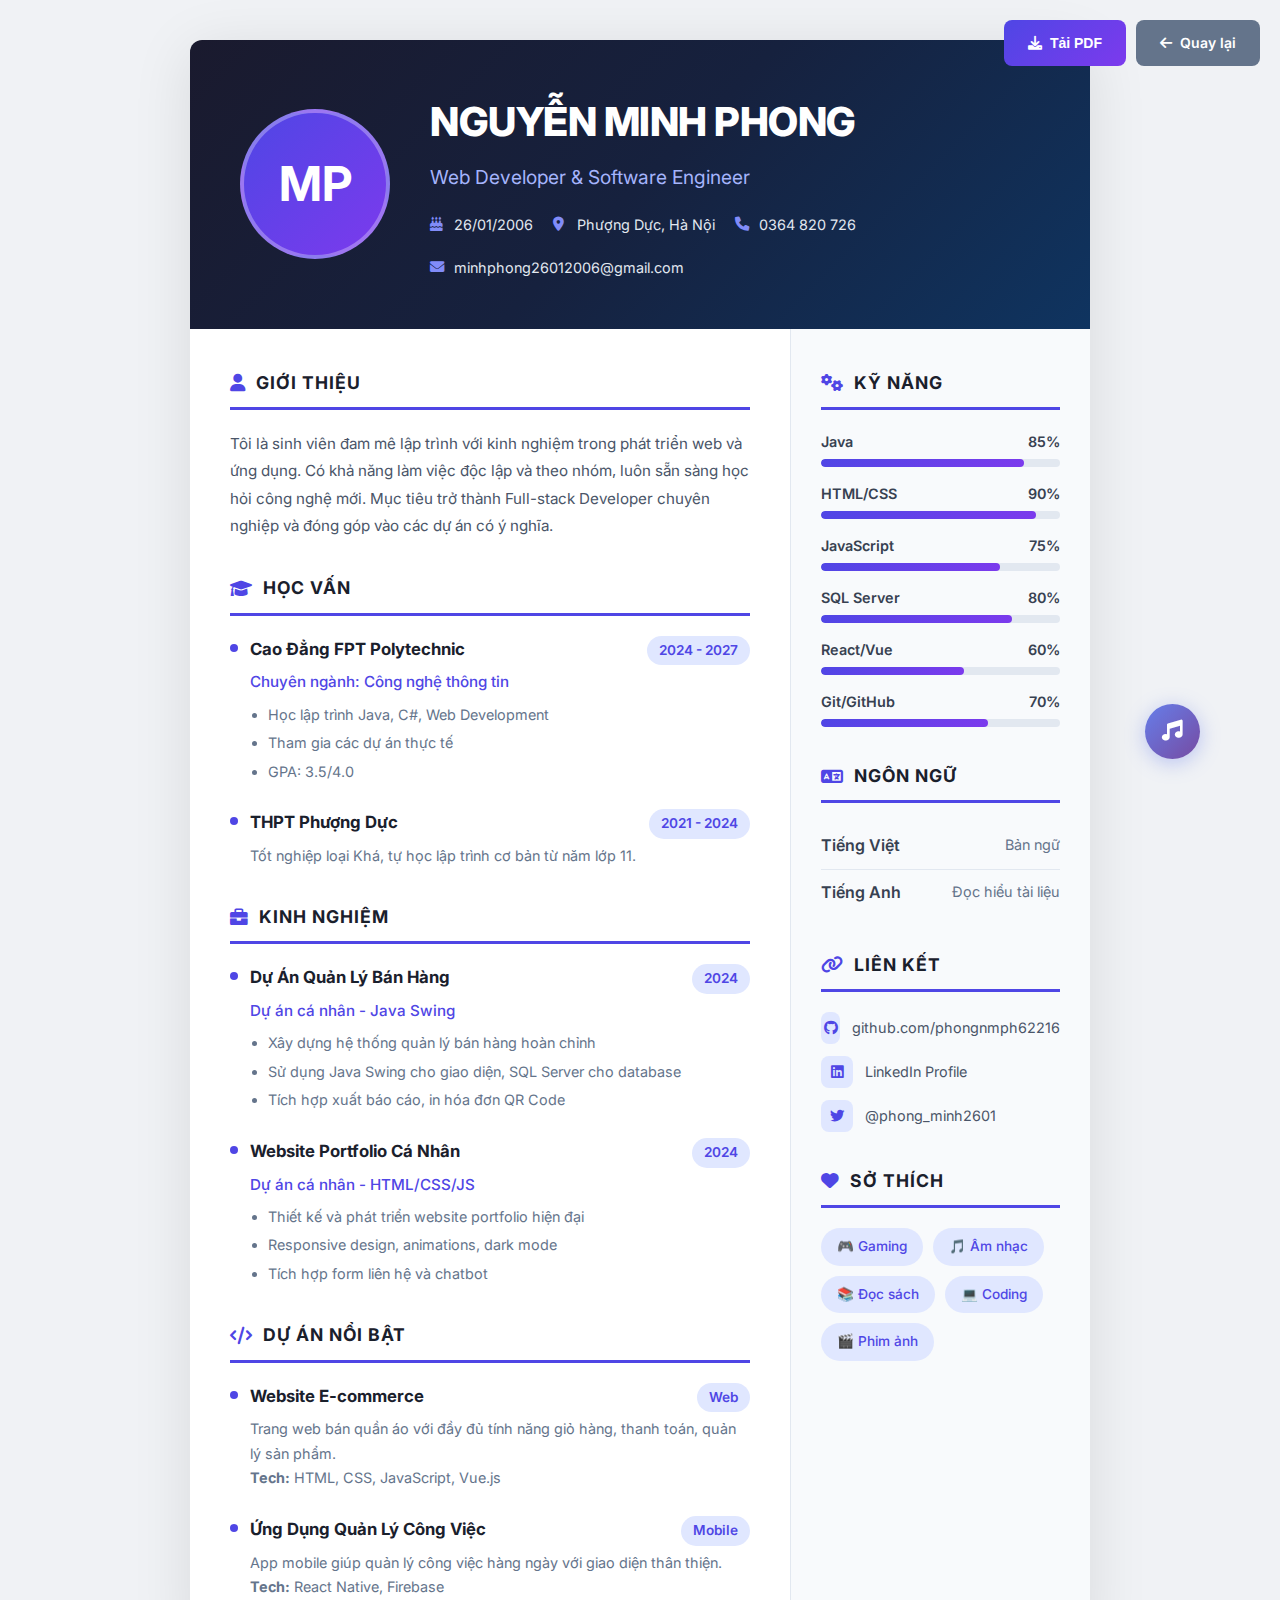
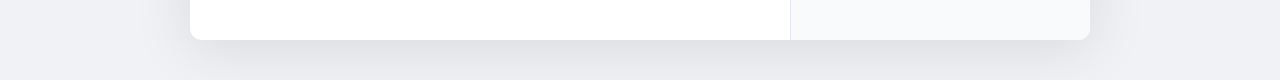
<file: cv.html>
<!DOCTYPE html>
<html lang="vi">
<head>
    <meta charset="UTF-8">
    <meta name="viewport" content="width=device-width, initial-scale=1.0">
    <title>CV - Nguyễn Minh Phong | Web Developer</title>
    <link rel="stylesheet" href="https://cdnjs.cloudflare.com/ajax/libs/font-awesome/6.0.0-beta3/css/all.min.css">
    <link href="https://fonts.googleapis.com/css2?family=Inter:wght@300;400;500;600;700;800&display=swap" rel="stylesheet">
    <style>
        * {
            margin: 0;
            padding: 0;
            box-sizing: border-box;
        }
        
        body {
            font-family: 'Inter', sans-serif;
            background: #f0f2f5;
            color: #333;
            line-height: 1.6;
        }
        
        /* Print Button */
        .print-actions {
            position: fixed;
            top: 20px;
            right: 20px;
            display: flex;
            gap: 10px;
            z-index: 1000;
        }
        
        .print-btn {
            padding: 12px 24px;
            background: linear-gradient(135deg, #4f46e5 0%, #7c3aed 100%);
            color: white;
            border: none;
            border-radius: 8px;
            font-size: 14px;
            font-weight: 600;
            cursor: pointer;
            display: flex;
            align-items: center;
            gap: 8px;
            transition: all 0.3s;
            text-decoration: none;
        }
        
        .print-btn:hover {
            transform: translateY(-2px);
            box-shadow: 0 10px 30px rgba(79, 70, 229, 0.4);
        }
        
        .print-btn.secondary {
            background: #64748b;
        }
        
        /* CV Container */
        .cv-container {
            max-width: 900px;
            margin: 40px auto;
            background: white;
            box-shadow: 0 10px 60px rgba(0,0,0,0.1);
            border-radius: 12px;
            overflow: hidden;
        }
        
        /* Header Section */
        .cv-header {
            background: linear-gradient(135deg, #1a1a2e 0%, #16213e 50%, #0f3460 100%);
            color: white;
            padding: 50px;
            display: grid;
            grid-template-columns: auto 1fr;
            gap: 40px;
            align-items: center;
        }
        
        .cv-photo {
            width: 150px;
            height: 150px;
            border-radius: 50%;
            border: 4px solid rgba(255,255,255,0.3);
            object-fit: cover;
            background: linear-gradient(135deg, #4f46e5, #7c3aed);
            display: flex;
            align-items: center;
            justify-content: center;
            font-size: 3rem;
            font-weight: 700;
        }
        
        .cv-title h1 {
            font-size: 2.5rem;
            font-weight: 800;
            margin-bottom: 8px;
            letter-spacing: -0.5px;
        }
        
        .cv-title h2 {
            font-size: 1.2rem;
            font-weight: 400;
            color: #a5b4fc;
            margin-bottom: 20px;
        }
        
        .cv-contact-row {
            display: flex;
            flex-wrap: wrap;
            gap: 20px;
        }
        
        .cv-contact-item {
            display: flex;
            align-items: center;
            gap: 8px;
            font-size: 0.9rem;
            color: #e2e8f0;
        }
        
        .cv-contact-item i {
            color: #818cf8;
            width: 16px;
        }
        
        /* Main Content */
        .cv-body {
            display: grid;
            grid-template-columns: 1fr 300px;
        }
        
        .cv-main {
            padding: 40px;
        }
        
        .cv-sidebar {
            background: #f8fafc;
            padding: 40px 30px;
            border-left: 1px solid #e2e8f0;
        }
        
        /* Section Styles */
        .cv-section {
            margin-bottom: 35px;
        }
        
        .cv-section:last-child {
            margin-bottom: 0;
        }
        
        .cv-section-title {
            font-size: 1.1rem;
            font-weight: 700;
            color: #1a202c;
            text-transform: uppercase;
            letter-spacing: 1px;
            margin-bottom: 20px;
            padding-bottom: 10px;
            border-bottom: 3px solid #4f46e5;
            display: flex;
            align-items: center;
            gap: 10px;
        }
        
        .cv-section-title i {
            color: #4f46e5;
        }
        
        /* About */
        .cv-about {
            color: #4a5568;
            font-size: 0.95rem;
            line-height: 1.8;
        }
        
        /* Experience & Education */
        .cv-item {
            margin-bottom: 25px;
            position: relative;
            padding-left: 20px;
        }
        
        .cv-item::before {
            content: '';
            position: absolute;
            left: 0;
            top: 8px;
            width: 8px;
            height: 8px;
            background: #4f46e5;
            border-radius: 50%;
        }
        
        .cv-item:last-child {
            margin-bottom: 0;
        }
        
        .cv-item-header {
            display: flex;
            justify-content: space-between;
            align-items: flex-start;
            margin-bottom: 5px;
            flex-wrap: wrap;
            gap: 10px;
        }
        
        .cv-item-title {
            font-size: 1.05rem;
            font-weight: 700;
            color: #1a202c;
        }
        
        .cv-item-date {
            font-size: 0.85rem;
            color: #4f46e5;
            font-weight: 600;
            background: #e0e7ff;
            padding: 4px 12px;
            border-radius: 20px;
        }
        
        .cv-item-company {
            font-size: 0.95rem;
            color: #4f46e5;
            font-weight: 500;
            margin-bottom: 8px;
        }
        
        .cv-item-description {
            color: #64748b;
            font-size: 0.9rem;
            line-height: 1.7;
        }
        
        .cv-item-description ul {
            margin-top: 8px;
            padding-left: 18px;
        }
        
        .cv-item-description li {
            margin-bottom: 4px;
        }
        
        /* Skills */
        .cv-skills-grid {
            display: flex;
            flex-direction: column;
            gap: 15px;
        }
        
        .cv-skill {
            display: flex;
            flex-direction: column;
            gap: 6px;
        }
        
        .cv-skill-name {
            font-size: 0.9rem;
            font-weight: 600;
            color: #374151;
            display: flex;
            justify-content: space-between;
        }
        
        .cv-skill-bar {
            height: 8px;
            background: #e2e8f0;
            border-radius: 10px;
            overflow: hidden;
        }
        
        .cv-skill-progress {
            height: 100%;
            background: linear-gradient(135deg, #4f46e5 0%, #7c3aed 100%);
            border-radius: 10px;
        }
        
        /* Languages */
        .cv-language {
            display: flex;
            justify-content: space-between;
            padding: 10px 0;
            border-bottom: 1px solid #e2e8f0;
        }
        
        .cv-language:last-child {
            border-bottom: none;
        }
        
        .cv-language-name {
            font-weight: 600;
            color: #374151;
        }
        
        .cv-language-level {
            color: #64748b;
            font-size: 0.9rem;
        }
        
        /* Interests */
        .cv-interests {
            display: flex;
            flex-wrap: wrap;
            gap: 10px;
        }
        
        .cv-interest-tag {
            padding: 8px 16px;
            background: #e0e7ff;
            color: #4f46e5;
            border-radius: 20px;
            font-size: 0.85rem;
            font-weight: 500;
        }
        
        /* Social Links */
        .cv-social-links {
            display: flex;
            flex-direction: column;
            gap: 12px;
        }
        
        .cv-social-link {
            display: flex;
            align-items: center;
            gap: 12px;
            color: #4a5568;
            text-decoration: none;
            font-size: 0.9rem;
            transition: color 0.3s;
        }
        
        .cv-social-link:hover {
            color: #4f46e5;
        }
        
        .cv-social-link i {
            width: 32px;
            height: 32px;
            background: #e0e7ff;
            color: #4f46e5;
            border-radius: 8px;
            display: flex;
            align-items: center;
            justify-content: center;
        }
        
        /* Print Styles */
        @media print {
            body {
                background: white;
            }
            
            .print-actions {
                display: none !important;
            }
            
            .cv-container {
                margin: 0;
                box-shadow: none;
                border-radius: 0;
                max-width: 100%;
            }
            
            .cv-header {
                padding: 30px 40px;
            }
            
            .cv-body {
                grid-template-columns: 1fr 250px;
            }
            
            .cv-main {
                padding: 30px;
            }
            
            .cv-sidebar {
                padding: 30px 20px;
            }
            
            .cv-section {
                margin-bottom: 25px;
            }
            
            .cv-item {
                margin-bottom: 20px;
            }
            
            @page {
                margin: 0;
                size: A4;
            }
        }
        
        @media (max-width: 768px) {
            .cv-header {
                grid-template-columns: 1fr;
                text-align: center;
                padding: 30px;
            }
            
            .cv-photo {
                margin: 0 auto;
            }
            
            .cv-contact-row {
                justify-content: center;
            }
            
            .cv-body {
                grid-template-columns: 1fr;
            }
            
            .cv-sidebar {
                border-left: none;
                border-top: 1px solid #e2e8f0;
            }
            
            .print-actions {
                position: static;
                justify-content: center;
                padding: 20px;
            }
        }
    </style>
</head>
<body>
    <!-- Print Actions -->
    <div class="print-actions">
        <button class="print-btn" onclick="window.print()">
            <i class="fas fa-download"></i> Tải PDF
        </button>
        <a href="index.html" class="print-btn secondary">
            <i class="fas fa-arrow-left"></i> Quay lại
        </a>
    </div>

    <!-- CV Container -->
    <div class="cv-container">
        <!-- Header -->
        <div class="cv-header">
            <div class="cv-photo">MP</div>
            <div class="cv-title">
                <h1>NGUYỄN MINH PHONG</h1>
                <h2>Web Developer & Software Engineer</h2>
                <div class="cv-contact-row">
                    <div class="cv-contact-item">
                        <i class="fas fa-birthday-cake"></i>
                        <span>26/01/2006</span>
                    </div>
                    <div class="cv-contact-item">
                        <i class="fas fa-map-marker-alt"></i>
                        <span>Phượng Dực, Hà Nội</span>
                    </div>
                    <div class="cv-contact-item">
                        <i class="fas fa-phone"></i>
                        <span>0364 820 726</span>
                    </div>
                    <div class="cv-contact-item">
                        <i class="fas fa-envelope"></i>
                        <span>minhphong26012006@gmail.com</span>
                    </div>
                </div>
            </div>
        </div>
        
        <!-- Body -->
        <div class="cv-body">
            <!-- Main Content -->
            <div class="cv-main">
                <!-- About -->
                <div class="cv-section">
                    <h3 class="cv-section-title"><i class="fas fa-user"></i> Giới Thiệu</h3>
                    <p class="cv-about">
                        Tôi là sinh viên đam mê lập trình với kinh nghiệm trong phát triển web và ứng dụng. 
                        Có khả năng làm việc độc lập và theo nhóm, luôn sẵn sàng học hỏi công nghệ mới. 
                        Mục tiêu trở thành Full-stack Developer chuyên nghiệp và đóng góp vào các dự án có ý nghĩa.
                    </p>
                </div>
                
                <!-- Education -->
                <div class="cv-section">
                    <h3 class="cv-section-title"><i class="fas fa-graduation-cap"></i> Học Vấn</h3>
                    
                    <div class="cv-item">
                        <div class="cv-item-header">
                            <div class="cv-item-title">Cao Đẳng FPT Polytechnic</div>
                            <div class="cv-item-date">2024 - 2027</div>
                        </div>
                        <div class="cv-item-company">Chuyên ngành: Công nghệ thông tin</div>
                        <div class="cv-item-description">
                            <ul>
                                <li>Học lập trình Java, C#, Web Development</li>
                                <li>Tham gia các dự án thực tế</li>
                                <li>GPA: 3.5/4.0</li>
                            </ul>
                        </div>
                    </div>
                    
                    <div class="cv-item">
                        <div class="cv-item-header">
                            <div class="cv-item-title">THPT Phượng Dực</div>
                            <div class="cv-item-date">2021 - 2024</div>
                        </div>
                        <div class="cv-item-description">
                            Tốt nghiệp loại Khá, tự học lập trình cơ bản từ năm lớp 11.
                        </div>
                    </div>
                </div>
                
                <!-- Experience -->
                <div class="cv-section">
                    <h3 class="cv-section-title"><i class="fas fa-briefcase"></i> Kinh Nghiệm</h3>
                    
                    <div class="cv-item">
                        <div class="cv-item-header">
                            <div class="cv-item-title">Dự Án Quản Lý Bán Hàng</div>
                            <div class="cv-item-date">2024</div>
                        </div>
                        <div class="cv-item-company">Dự án cá nhân - Java Swing</div>
                        <div class="cv-item-description">
                            <ul>
                                <li>Xây dựng hệ thống quản lý bán hàng hoàn chỉnh</li>
                                <li>Sử dụng Java Swing cho giao diện, SQL Server cho database</li>
                                <li>Tích hợp xuất báo cáo, in hóa đơn QR Code</li>
                            </ul>
                        </div>
                    </div>
                    
                    <div class="cv-item">
                        <div class="cv-item-header">
                            <div class="cv-item-title">Website Portfolio Cá Nhân</div>
                            <div class="cv-item-date">2024</div>
                        </div>
                        <div class="cv-item-company">Dự án cá nhân - HTML/CSS/JS</div>
                        <div class="cv-item-description">
                            <ul>
                                <li>Thiết kế và phát triển website portfolio hiện đại</li>
                                <li>Responsive design, animations, dark mode</li>
                                <li>Tích hợp form liên hệ và chatbot</li>
                            </ul>
                        </div>
                    </div>
                </div>
                
                <!-- Projects -->
                <div class="cv-section">
                    <h3 class="cv-section-title"><i class="fas fa-code"></i> Dự Án Nổi Bật</h3>
                    
                    <div class="cv-item">
                        <div class="cv-item-header">
                            <div class="cv-item-title">Website E-commerce</div>
                            <div class="cv-item-date">Web</div>
                        </div>
                        <div class="cv-item-description">
                            Trang web bán quần áo với đầy đủ tính năng giỏ hàng, thanh toán, quản lý sản phẩm.
                            <br><strong>Tech:</strong> HTML, CSS, JavaScript, Vue.js
                        </div>
                    </div>
                    
                    <div class="cv-item">
                        <div class="cv-item-header">
                            <div class="cv-item-title">Ứng Dụng Quản Lý Công Việc</div>
                            <div class="cv-item-date">Mobile</div>
                        </div>
                        <div class="cv-item-description">
                            App mobile giúp quản lý công việc hàng ngày với giao diện thân thiện.
                            <br><strong>Tech:</strong> React Native, Firebase
                        </div>
                    </div>
                </div>
            </div>
            
            <!-- Sidebar -->
            <div class="cv-sidebar">
                <!-- Skills -->
                <div class="cv-section">
                    <h3 class="cv-section-title"><i class="fas fa-cogs"></i> Kỹ Năng</h3>
                    <div class="cv-skills-grid">
                        <div class="cv-skill">
                            <div class="cv-skill-name">
                                <span>Java</span>
                                <span>85%</span>
                            </div>
                            <div class="cv-skill-bar">
                                <div class="cv-skill-progress" style="width: 85%;"></div>
                            </div>
                        </div>
                        <div class="cv-skill">
                            <div class="cv-skill-name">
                                <span>HTML/CSS</span>
                                <span>90%</span>
                            </div>
                            <div class="cv-skill-bar">
                                <div class="cv-skill-progress" style="width: 90%;"></div>
                            </div>
                        </div>
                        <div class="cv-skill">
                            <div class="cv-skill-name">
                                <span>JavaScript</span>
                                <span>75%</span>
                            </div>
                            <div class="cv-skill-bar">
                                <div class="cv-skill-progress" style="width: 75%;"></div>
                            </div>
                        </div>
                        <div class="cv-skill">
                            <div class="cv-skill-name">
                                <span>SQL Server</span>
                                <span>80%</span>
                            </div>
                            <div class="cv-skill-bar">
                                <div class="cv-skill-progress" style="width: 80%;"></div>
                            </div>
                        </div>
                        <div class="cv-skill">
                            <div class="cv-skill-name">
                                <span>React/Vue</span>
                                <span>60%</span>
                            </div>
                            <div class="cv-skill-bar">
                                <div class="cv-skill-progress" style="width: 60%;"></div>
                            </div>
                        </div>
                        <div class="cv-skill">
                            <div class="cv-skill-name">
                                <span>Git/GitHub</span>
                                <span>70%</span>
                            </div>
                            <div class="cv-skill-bar">
                                <div class="cv-skill-progress" style="width: 70%;"></div>
                            </div>
                        </div>
                    </div>
                </div>
                
                <!-- Languages -->
                <div class="cv-section">
                    <h3 class="cv-section-title"><i class="fas fa-language"></i> Ngôn Ngữ</h3>
                    <div class="cv-language">
                        <span class="cv-language-name">Tiếng Việt</span>
                        <span class="cv-language-level">Bản ngữ</span>
                    </div>
                    <div class="cv-language">
                        <span class="cv-language-name">Tiếng Anh</span>
                        <span class="cv-language-level">Đọc hiểu tài liệu</span>
                    </div>
                </div>
                
                <!-- Social Links -->
                <div class="cv-section">
                    <h3 class="cv-section-title"><i class="fas fa-link"></i> Liên Kết</h3>
                    <div class="cv-social-links">
                        <a href="https://github.com/phongnmph62216" class="cv-social-link" target="_blank">
                            <i class="fab fa-github"></i>
                            <span>github.com/phongnmph62216</span>
                        </a>
                        <a href="https://www.linkedin.com/in/phong-nguyen-minh-aa163b335/" class="cv-social-link" target="_blank">
                            <i class="fab fa-linkedin"></i>
                            <span>LinkedIn Profile</span>
                        </a>
                        <a href="http://x.com/phong_minh2601" class="cv-social-link" target="_blank">
                            <i class="fab fa-twitter"></i>
                            <span>@phong_minh2601</span>
                        </a>
                    </div>
                </div>
                
                <!-- Interests -->
                <div class="cv-section">
                    <h3 class="cv-section-title"><i class="fas fa-heart"></i> Sở Thích</h3>
                    <div class="cv-interests">
                        <span class="cv-interest-tag">🎮 Gaming</span>
                        <span class="cv-interest-tag">🎵 Âm nhạc</span>
                        <span class="cv-interest-tag">📚 Đọc sách</span>
                        <span class="cv-interest-tag">💻 Coding</span>
                        <span class="cv-interest-tag">🎬 Phim ảnh</span>
                    </div>
                </div>
            </div>
        </div>
    </div>

    <script>
        // Smooth print experience
        window.addEventListener('beforeprint', () => {
            document.body.style.background = 'white';
        });
        
        window.addEventListener('afterprint', () => {
            document.body.style.background = '#f0f2f5';
        });
    </script>

    <!-- Background Music Player -->
    <script src="music-player.js"></script>
</body>
</html>
</file>
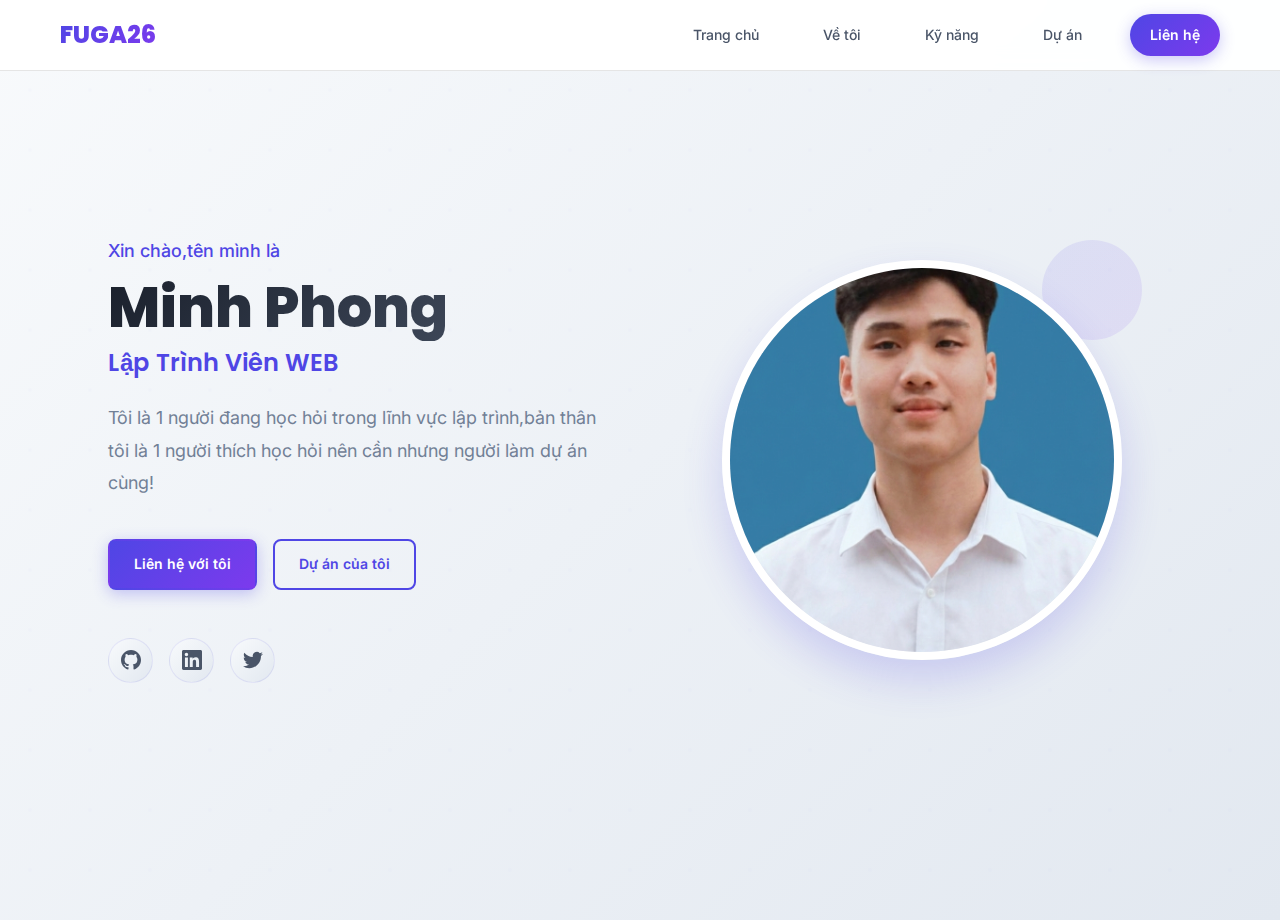
<file: index_new.html>
<!DOCTYPE html>
<html lang="en">
<head>
    <meta charset="UTF-8">
    <meta name="viewport" content="width=device-width, initial-scale=1.0">
    <title>Minh Phong Dev - Home</title>
    <link rel="stylesheet" href="styles_modern.css">
    <link rel="preconnect" href="https://fonts.googleapis.com">
    <link rel="preconnect" href="https://fonts.gstatic.com" crossorigin>
    <link href="https://fonts.googleapis.com/css2?family=Inter:wght@300;400;500;600;700;800&family=Poppins:wght@300;400;500;600;700;800&display=swap" rel="stylesheet">
</head>
<body>
    <!-- Navigation -->
    <nav class="navbar">
        <div class="nav-container">
            <div class="logo">
                <a href="index_new.html"><span class="logo-text">FUGA26</span></a>
            </div>
            <div class="nav-menu">
                <a href="index_new.html" class="nav-link">Trang chủ</a>
                <a href="about.html" class="nav-link">Về tôi</a>
                <a href="skills.html" class="nav-link">Kỹ năng</a>
                <a href="portfolio.html" class="nav-link">Dự án</a>
                <a href="contact.html" class="nav-link contact-btn">Liên hệ</a>
            </div>
            <div class="hamburger">
                <span></span>
                <span></span>
                <span></span>
            </div>
        </div>
    </nav>

    <!-- Hero Section -->
    <section id="home" class="hero">
        <div class="hero-container">
            <div class="hero-content">
                <div class="hero-text">
                    <p class="greeting">Xin chào,tên mình là</p>
                    <h1 class="name">Minh Phong</h1>
                    <h2 class="title">Lập Trình Viên WEB</h2>
                    <p class="description">Tôi là 1 người đang học hỏi trong lĩnh vực lập trình,bản thân tôi là 1 người thích học hỏi nên cần nhưng người làm dự án cùng!</p>
                    
                    <div class="hero-buttons">
                        <a href="contact.html" class="btn btn-primary">Liên hệ với tôi</a>
                        <a href="portfolio.html" class="btn btn-secondary">Dự án của tôi</a>
                    </div>

                    <div class="social-links">
                        <a href="https://github.com/phongnmph62216" class="social-link" aria-label="GitHub">
                            <svg viewBox="0 0 24 24" fill="currentColor">
                                <path d="M12 0c-6.626 0-12 5.373-12 12 0 5.302 3.438 9.8 8.207 11.387.599.111.793-.261.793-.577v-2.234c-3.338.726-4.033-1.416-4.033-1.416-.546-1.387-1.333-1.756-1.333-1.756-1.089-.745.083-.729.083-.729 1.205.084 1.839 1.237 1.839 1.237 1.07 1.834 2.807 1.304 3.492.997.107-.775.418-1.305.762-1.604-2.665-.305-5.467-1.334-5.467-5.931 0-1.311.469-2.381 1.236-3.221-.124-.303-.535-1.524.117-3.176 0 0 1.008-.322 3.301 1.23.957-.266 1.983-.399 3.003-.404 1.02.005 2.047.138 3.006.404 2.291-1.552 3.297-1.23 3.297-1.23.653 1.653.242 2.874.118 3.176.77.84 1.235 1.911 1.235 3.221 0 4.609-2.807 5.624-5.479 5.921.43.372.823 1.102.823 2.222v3.293c0 .319.192.694.801.576 4.765-1.589 8.199-6.086 8.199-11.386 0-6.627-5.373-12-12-12z"/>
                            </svg>
                        </a>
                        <a href="https://www.linkedin.com/in/phong-nguyen-minh-aa163b335/" class="social-link" aria-label="LinkedIn">
                            <svg viewBox="0 0 24 24" fill="currentColor">
                                <path d="M20.447 20.452h-3.554v-5.569c0-1.328-.027-3.037-1.852-3.037-1.853 0-2.136 1.445-2.136 2.939v5.667H9.351V9h3.414v1.561h.046c.477-.9 1.637-1.85 3.37-1.85 3.601 0 4.267 2.37 4.267 5.455v6.286zM5.337 7.433c-1.144 0-2.063-.926-2.063-2.065 0-1.138.92-2.063 2.063-2.063 1.14 0 2.064.925 2.064 2.063 0 1.139-.925 2.065-2.064 2.065zm1.782 13.019H3.555V9h3.564v11.452zM22.225 0H1.771C.792 0 0 .774 0 1.729v20.542C0 23.227.792 24 1.771 24h20.451C23.2 24 24 23.227 24 22.271V1.729C24 .774 23.2 0 22.222 0h.003z"/>
                            </svg>
                        </a>
                        <a href="http://x.com/phong_minh2601" class="social-link" aria-label="Twitter">
                            <svg viewBox="0 0 24 24" fill="currentColor">
                                <path d="M23.953 4.57a10 10 0 01-2.825.775 4.958 4.958 0 002.163-2.723c-.951.555-2.005.959-3.127 1.184a4.92 4.92 0 00-8.384 4.482C7.69 8.095 4.067 6.13 1.64 3.162a4.822 4.822 0 00-.666 2.475c0 1.71.87 3.213 2.188 4.096a4.904 4.904 0 01-2.228-.616v.06a4.923 4.923 0 003.946 4.827 4.996 4.996 0 01-2.212.085 4.936 4.936 0 004.604 3.417 9.867 9.867 0 01-6.102 2.105c-.39 0-.779-.023-1.17-.067a13.995 13.995 0 007.557 2.209c9.053 0 13.998-7.496 13.998-13.985 0-.21 0-.42-.015-.63A9.935 9.935 0 0024 4.59z"/>
                            </svg>
                        </a>
                    </div>
                </div>
                
                <div class="hero-image">
                    <div class="image-container">
                        <img src="images/Gemini_Generated_Image_lqh73wlqh73wlqh7.png" alt="Tomasz Gajda" class="profile-image">
                        <div class="image-decoration"></div>
                    </div>
                </div>
            </div>
        </div>
    </section>


    <script src="script.js"></script>
</body>
</html>
</file>
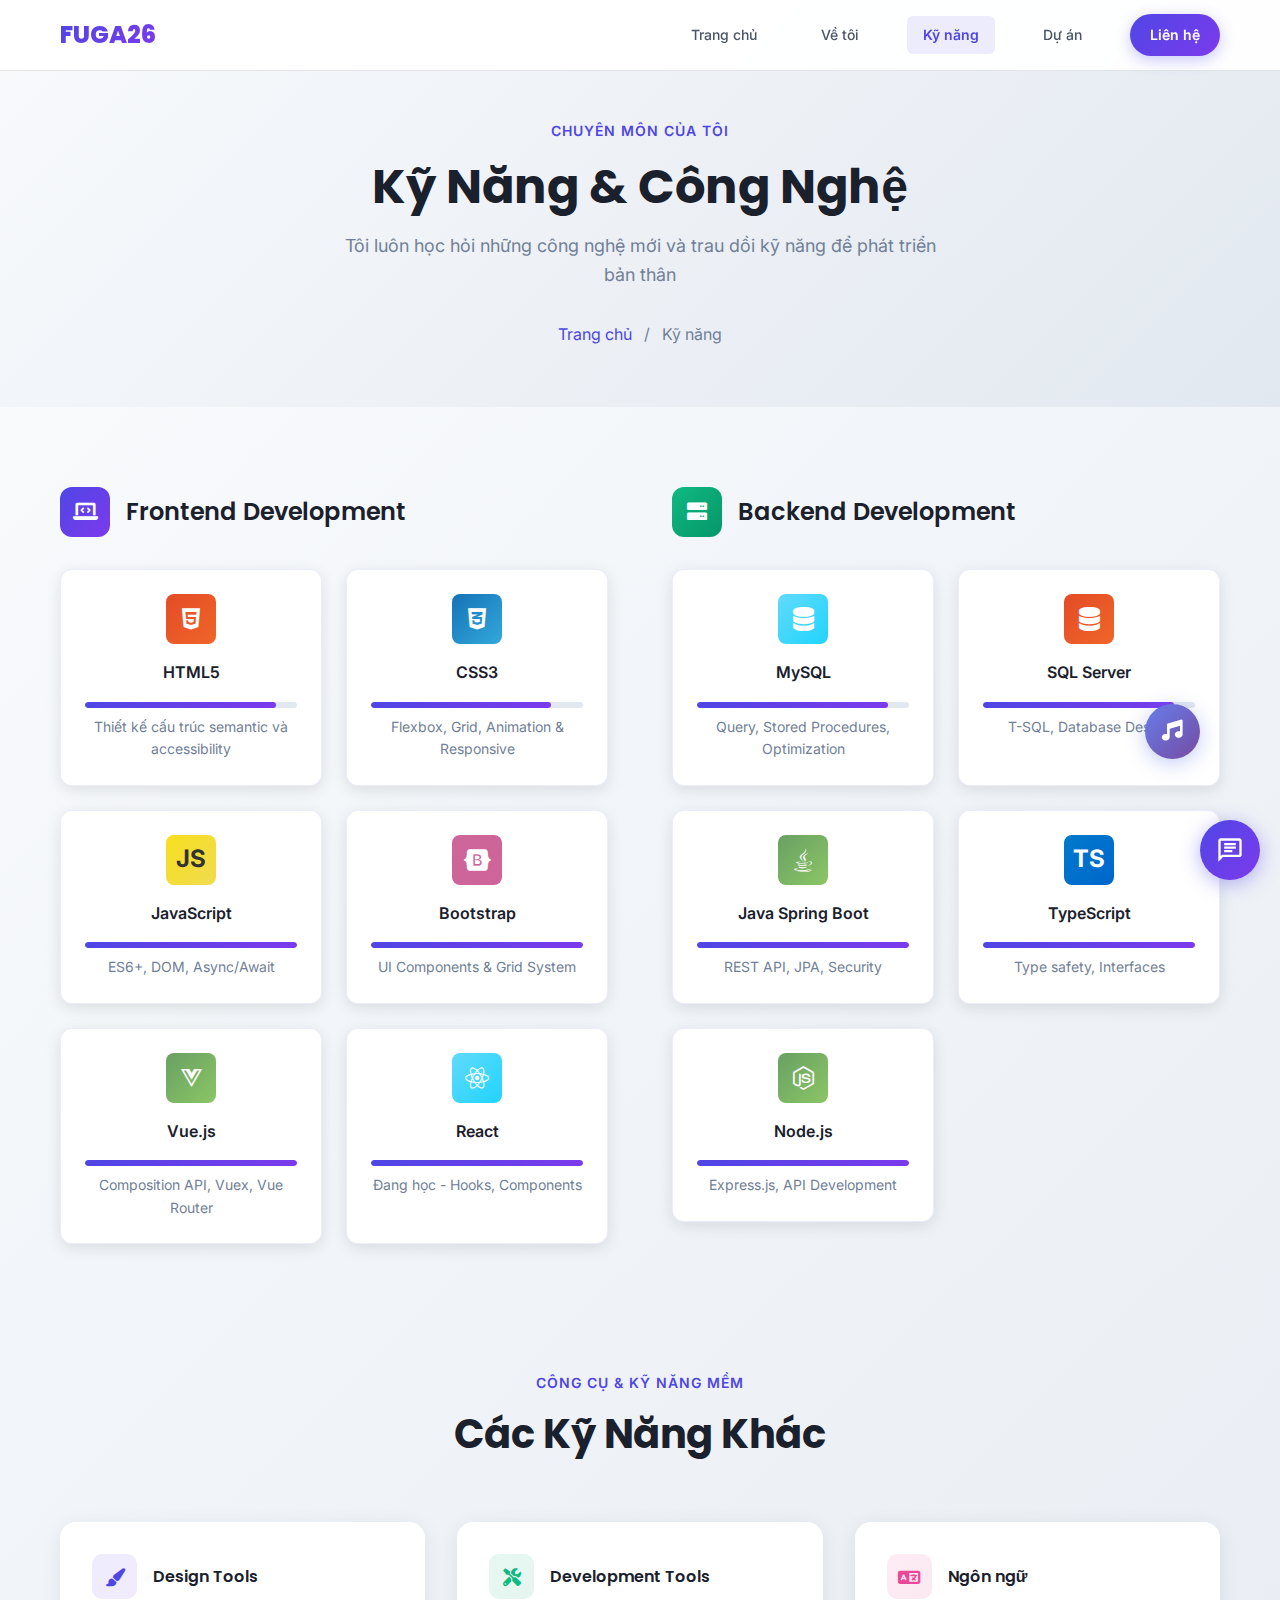
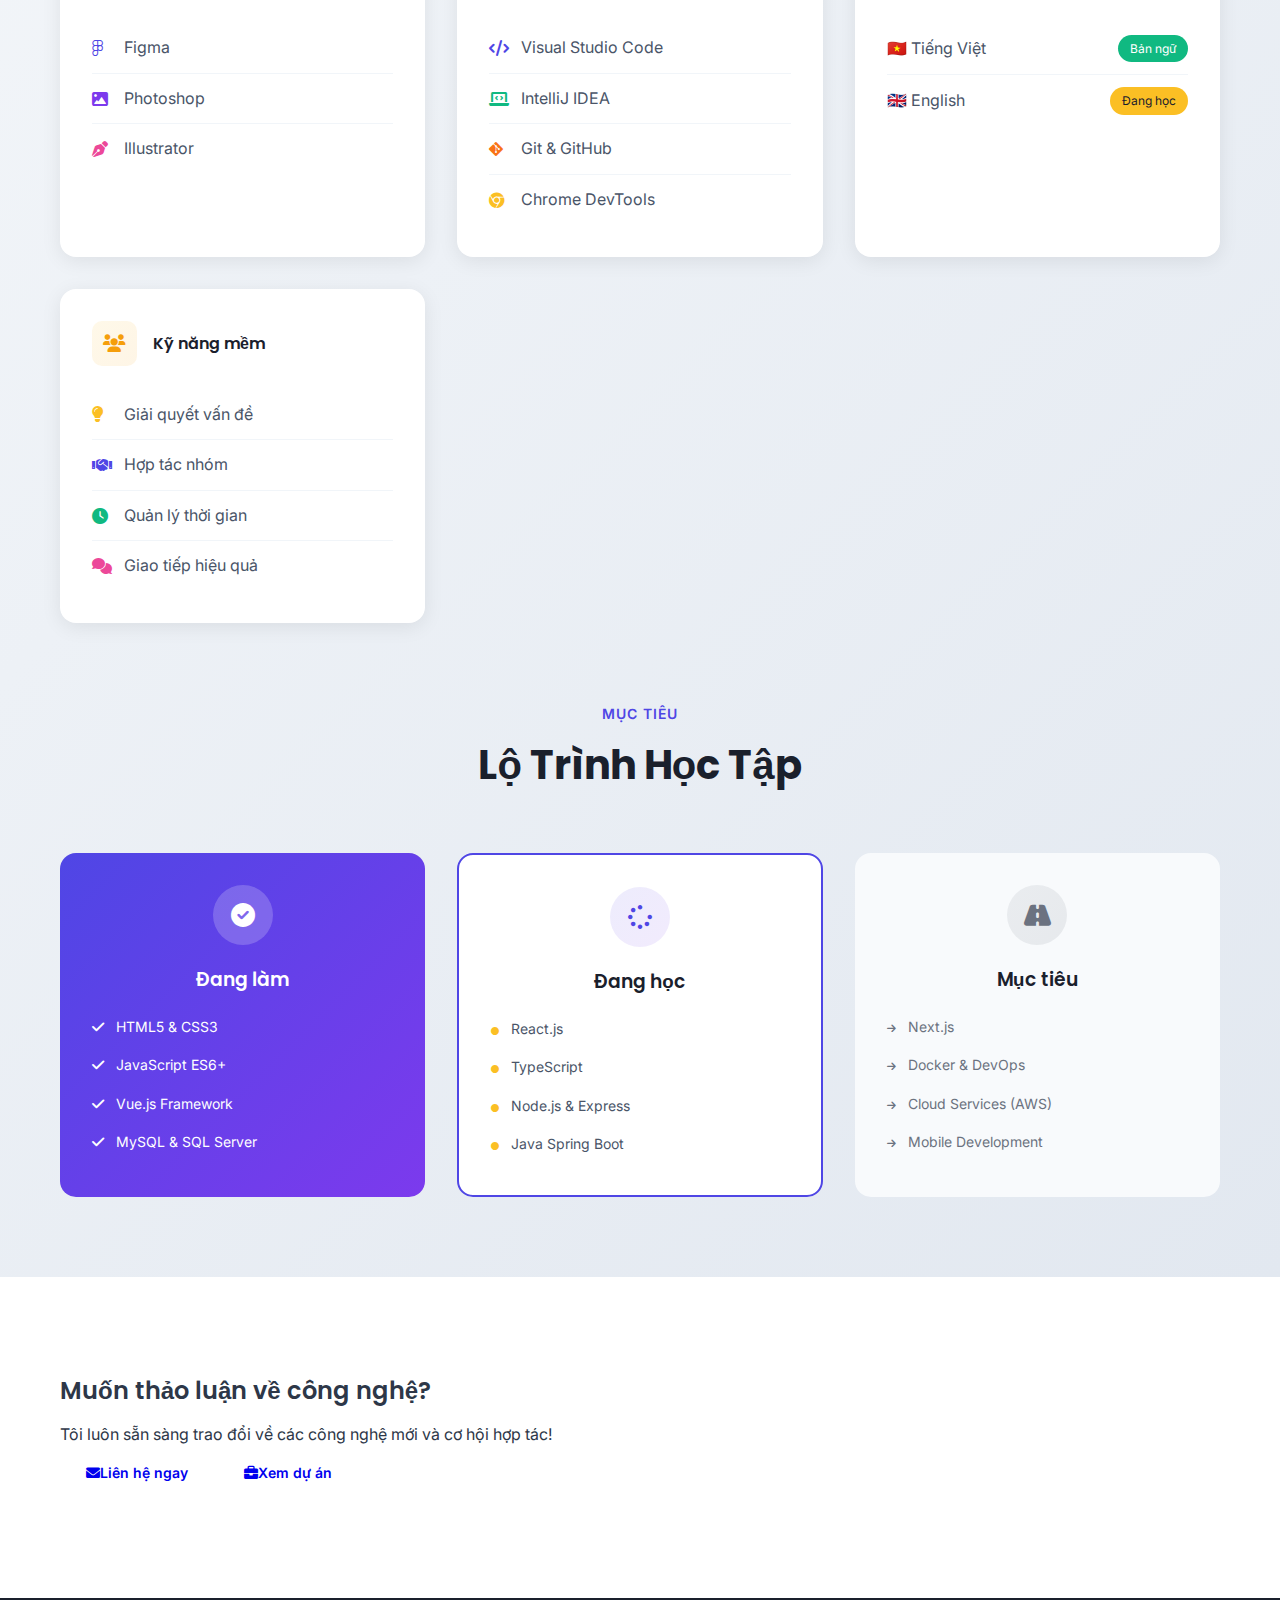
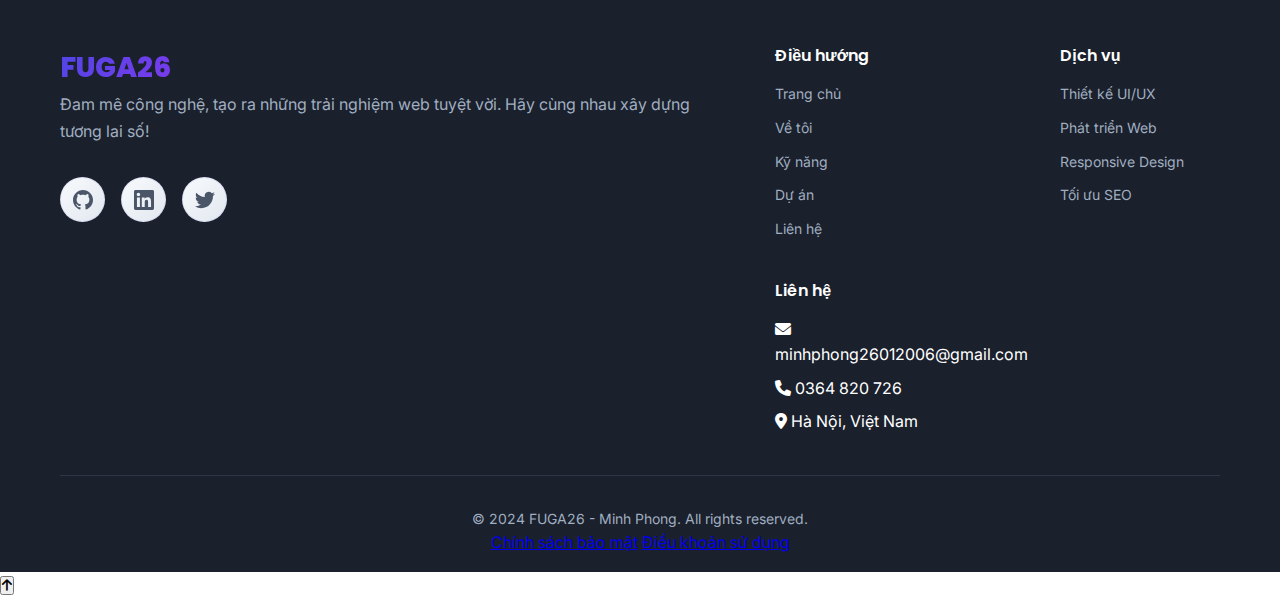
<file: skills.html>
<!DOCTYPE html>
<html lang="vi">
<head>
    <meta charset="UTF-8">
    <meta name="viewport" content="width=device-width, initial-scale=1.0">
    <title>Kỹ Năng - Minh Phong Developer | FUGA26</title>
    <meta name="description" content="Khám phá các kỹ năng và công nghệ mà Minh Phong sử dụng trong phát triển web.">
    <link rel="stylesheet" href="styles_modern.css">
    <link rel="stylesheet" href="chatbot.css">
    <link rel="preconnect" href="https://fonts.googleapis.com">
    <link rel="preconnect" href="https://fonts.gstatic.com" crossorigin>
    <link href="https://fonts.googleapis.com/css2?family=Inter:wght@300;400;500;600;700;800&family=Poppins:wght@300;400;500;600;700;800&display=swap" rel="stylesheet">
    <link rel="stylesheet" href="https://cdnjs.cloudflare.com/ajax/libs/font-awesome/6.0.0-beta3/css/all.min.css">
</head>
<body>
    <!-- Navigation -->
   <nav class="navbar">
        <div class="nav-container">
            <div class="logo">
                <a href="index.html"><span class="logo-text">FUGA26</span></a>
            </div>
            <div class="nav-menu">
                <a href="index.html" class="nav-link">Trang chủ</a>
                <a href="about.html" class="nav-link">Về tôi</a>
                <a href="skills.html" class="nav-link active">Kỹ năng</a>
                <a href="portfolio.html" class="nav-link">Dự án</a>
                <a href="contact.html" class="nav-link contact-btn">Liên hệ</a>
            </div>
            <div class="hamburger">
                <span></span>
                <span></span>
                <span></span>
            </div>
        </div>
    </nav>

    <!-- Page Header -->
    <section class="page-header" style="padding-top: 120px; padding-bottom: 60px; background: linear-gradient(135deg, #f8fafc 0%, #e2e8f0 100%);">
        <div class="container">
            <div class="page-header-content" style="text-align: center;">
                <span class="section-label">Chuyên môn của tôi</span>
                <h1 class="section-title" style="font-size: 3rem;">Kỹ Năng & Công Nghệ</h1>
                <p class="section-description">Tôi luôn học hỏi những công nghệ mới và trau dồi kỹ năng để phát triển bản thân</p>
                <nav class="breadcrumb" style="margin-top: 2rem;">
                    <a href="index.html" style="color: #4f46e5; text-decoration: none;">Trang chủ</a>
                    <span style="margin: 0 0.5rem; color: #718096;">/</span>
                    <span style="color: #718096;">Kỹ năng</span>
                </nav>
            </div>
        </div>
    </section>

    <!-- Skills Section -->
    <section id="skills" class="skills-section" style="padding: 80px 0;">
        <div class="container">
            <div class="skills-content">
                <!-- Frontend Development -->
                <div class="skills-category" style="margin-bottom: 4rem;">
                    <div style="display: flex; align-items: center; gap: 1rem; margin-bottom: 2rem;">
                        <div style="width: 50px; height: 50px; background: linear-gradient(135deg, #4f46e5, #7c3aed); border-radius: 12px; display: flex; align-items: center; justify-content: center;">
                            <i class="fas fa-laptop-code" style="color: white; font-size: 20px;"></i>
                        </div>
                        <h3 style="color: #1a202c; margin: 0;">Frontend Development</h3>
                    </div>
                    <div class="tech-grid">
                        <div class="tech-item">
                            <div class="tech-icon html"><i class="fa-brands fa-html5"></i></div>
                            <span class="tech-name">HTML5</span>
                            <div class="tech-level">
                                <div class="level-bar" data-level="90"></div>
                            </div>
                            <p style="font-size: 14px; color: #718096; margin-top: 0.5rem;">Thiết kế cấu trúc semantic và accessibility</p>
                        </div>
                        <div class="tech-item">
                            <div class="tech-icon css"><i class="fa-brands fa-css3-alt"></i></div>
                            <span class="tech-name">CSS3</span>
                            <div class="tech-level">
                                <div class="level-bar" data-level="85"></div>
                            </div>
                            <p style="font-size: 14px; color: #718096; margin-top: 0.5rem;">Flexbox, Grid, Animation & Responsive</p>
                        </div>
                        <div class="tech-item">
                            <div class="tech-icon js">JS</div>
                            <span class="tech-name">JavaScript</span>
                            <div class="tech-level">
                                <div class="level-bar" data-level="80"></div>
                            </div>
                            <p style="font-size: 14px; color: #718096; margin-top: 0.5rem;">ES6+, DOM, Async/Await</p>
                        </div>
                        <div class="tech-item">
                            <div class="tech-icon sass"><i class="fa-brands fa-bootstrap"></i></div>
                            <span class="tech-name">Bootstrap</span>
                            <div class="tech-level">
                                <div class="level-bar" data-level="75"></div>
                            </div>
                            <p style="font-size: 14px; color: #718096; margin-top: 0.5rem;">UI Components & Grid System</p>
                        </div>
                         <div class="tech-item">
                            <div class="tech-icon node"><i class="fa-brands fa-vuejs"></i></div>
                            <span class="tech-name">Vue.js</span>
                            <div class="tech-level">
                                <div class="level-bar" data-level="80"></div>
                            </div>
                            <p style="font-size: 14px; color: #718096; margin-top: 0.5rem;">Composition API, Vuex, Vue Router</p>
                        </div>
                         <div class="tech-item">
                            <div class="tech-icon react"><i class="fa-brands fa-react"></i></div>
                            <span class="tech-name">React</span>
                            <div class="tech-level">
                                <div class="level-bar" data-level="20"></div>
                            </div>
                            <p style="font-size: 14px; color: #718096; margin-top: 0.5rem;">Đang học - Hooks, Components</p>
                        </div>
                    </div>
                </div>
                
                <!-- Backend Development -->
                <div class="skills-category" style="margin-bottom: 4rem;">
                    <div style="display: flex; align-items: center; gap: 1rem; margin-bottom: 2rem;">
                        <div style="width: 50px; height: 50px; background: linear-gradient(135deg, #10b981, #059669); border-radius: 12px; display: flex; align-items: center; justify-content: center;">
                            <i class="fas fa-server" style="color: white; font-size: 20px;"></i>
                        </div>
                        <h3 style="color: #1a202c; margin: 0;">Backend Development</h3>
                    </div>
                    <div class="tech-grid">
                        <div class="tech-item">
                            <div class="tech-icon react"><i class="fa-solid fa-database"></i></div>
                            <span class="tech-name">MySQL</span>
                            <div class="tech-level">
                                <div class="level-bar" data-level="90"></div>
                            </div>
                            <p style="font-size: 14px; color: #718096; margin-top: 0.5rem;">Query, Stored Procedures, Optimization</p>
                        </div>
                        <div class="tech-item">
                            <div class="tech-icon html"><i class="fa-solid fa-database"></i></div>
                            <span class="tech-name">SQL Server</span>
                            <div class="tech-level">
                                <div class="level-bar" data-level="90"></div>
                            </div>
                            <p style="font-size: 14px; color: #718096; margin-top: 0.5rem;">T-SQL, Database Design</p>
                        </div>
                        <div class="tech-item">
                            <div class="tech-icon node"><i class="fa-brands fa-java"></i></div>
                            <span class="tech-name">Java Spring Boot</span>
                            <div class="tech-level">
                                <div class="level-bar" data-level="30"></div>
                            </div>
                            <p style="font-size: 14px; color: #718096; margin-top: 0.5rem;">REST API, JPA, Security</p>
                        </div>
                        <div class="tech-item">
                            <div class="tech-icon ts">TS</div>
                            <span class="tech-name">TypeScript</span>
                            <div class="tech-level">
                                <div class="level-bar" data-level="20"></div>
                            </div>
                            <p style="font-size: 14px; color: #718096; margin-top: 0.5rem;">Type safety, Interfaces</p>
                        </div>
                        <div class="tech-item">
                            <div class="tech-icon node"><i class="fa-brands fa-node-js"></i></div>
                            <span class="tech-name">Node.js</span>
                            <div class="tech-level">
                                <div class="level-bar" data-level="30"></div>
                            </div>
                            <p style="font-size: 14px; color: #718096; margin-top: 0.5rem;">Express.js, API Development</p>
                        </div>
                    </div>
                </div>
            </div>

            <!-- Additional Skills -->
            <div style="margin-top: 4rem;">
                <div class="section-header">
                    <span class="section-label">Công cụ & Kỹ năng mềm</span>
                    <h2 class="section-title">Các Kỹ Năng Khác</h2>
                </div>
                
                <div style="display: grid; grid-template-columns: repeat(auto-fit, minmax(280px, 1fr)); gap: 2rem; margin-top: 3rem;">
                    <div class="skill-category-card" style="background: white; padding: 2rem; border-radius: 16px; box-shadow: 0 4px 20px rgba(0,0,0,0.08); transition: all 0.3s ease;" onmouseover="this.style.transform='translateY(-5px)'; this.style.boxShadow='0 10px 40px rgba(79,70,229,0.15)'" onmouseout="this.style.transform='translateY(0)'; this.style.boxShadow='0 4px 20px rgba(0,0,0,0.08)'">
                        <div style="display: flex; align-items: center; gap: 1rem; margin-bottom: 1.5rem;">
                            <div style="width: 45px; height: 45px; background: linear-gradient(135deg, rgba(79,70,229,0.1), rgba(124,58,237,0.1)); border-radius: 10px; display: flex; align-items: center; justify-content: center;">
                                <i class="fas fa-paint-brush" style="color: #4f46e5; font-size: 18px;"></i>
                            </div>
                            <h4 style="color: #1a202c; margin: 0;">Design Tools</h4>
                        </div>
                        <ul style="list-style: none; padding: 0; margin: 0;">
                            <li style="display: flex; align-items: center; gap: 0.75rem; padding: 0.75rem 0; border-bottom: 1px solid #f1f5f9;">
                                <i class="fab fa-figma" style="color: #4f46e5; width: 20px;"></i>
                                <span style="color: #4a5568;">Figma</span>
                            </li>
                            <li style="display: flex; align-items: center; gap: 0.75rem; padding: 0.75rem 0; border-bottom: 1px solid #f1f5f9;">
                                <i class="fas fa-image" style="color: #7c3aed; width: 20px;"></i>
                                <span style="color: #4a5568;">Photoshop</span>
                            </li>
                            <li style="display: flex; align-items: center; gap: 0.75rem; padding: 0.75rem 0;">
                                <i class="fas fa-pen-nib" style="color: #ec4899; width: 20px;"></i>
                                <span style="color: #4a5568;">Illustrator</span>
                            </li>
                        </ul>
                    </div>
                    
                    <div class="skill-category-card" style="background: white; padding: 2rem; border-radius: 16px; box-shadow: 0 4px 20px rgba(0,0,0,0.08); transition: all 0.3s ease;" onmouseover="this.style.transform='translateY(-5px)'; this.style.boxShadow='0 10px 40px rgba(79,70,229,0.15)'" onmouseout="this.style.transform='translateY(0)'; this.style.boxShadow='0 4px 20px rgba(0,0,0,0.08)'">
                        <div style="display: flex; align-items: center; gap: 1rem; margin-bottom: 1.5rem;">
                            <div style="width: 45px; height: 45px; background: linear-gradient(135deg, rgba(16,185,129,0.1), rgba(5,150,105,0.1)); border-radius: 10px; display: flex; align-items: center; justify-content: center;">
                                <i class="fas fa-tools" style="color: #10b981; font-size: 18px;"></i>
                            </div>
                            <h4 style="color: #1a202c; margin: 0;">Development Tools</h4>
                        </div>
                        <ul style="list-style: none; padding: 0; margin: 0;">
                            <li style="display: flex; align-items: center; gap: 0.75rem; padding: 0.75rem 0; border-bottom: 1px solid #f1f5f9;">
                                <i class="fas fa-code" style="color: #4f46e5; width: 20px;"></i>
                                <span style="color: #4a5568;">Visual Studio Code</span>
                            </li>
                            <li style="display: flex; align-items: center; gap: 0.75rem; padding: 0.75rem 0; border-bottom: 1px solid #f1f5f9;">
                                <i class="fas fa-laptop-code" style="color: #10b981; width: 20px;"></i>
                                <span style="color: #4a5568;">IntelliJ IDEA</span>
                            </li>
                            <li style="display: flex; align-items: center; gap: 0.75rem; padding: 0.75rem 0; border-bottom: 1px solid #f1f5f9;">
                                <i class="fab fa-git-alt" style="color: #f97316; width: 20px;"></i>
                                <span style="color: #4a5568;">Git & GitHub</span>
                            </li>
                            <li style="display: flex; align-items: center; gap: 0.75rem; padding: 0.75rem 0;">
                                <i class="fab fa-chrome" style="color: #fbbf24; width: 20px;"></i>
                                <span style="color: #4a5568;">Chrome DevTools</span>
                            </li>
                        </ul>
                    </div>
                    
                    <div class="skill-category-card" style="background: white; padding: 2rem; border-radius: 16px; box-shadow: 0 4px 20px rgba(0,0,0,0.08); transition: all 0.3s ease;" onmouseover="this.style.transform='translateY(-5px)'; this.style.boxShadow='0 10px 40px rgba(79,70,229,0.15)'" onmouseout="this.style.transform='translateY(0)'; this.style.boxShadow='0 4px 20px rgba(0,0,0,0.08)'">
                        <div style="display: flex; align-items: center; gap: 1rem; margin-bottom: 1.5rem;">
                            <div style="width: 45px; height: 45px; background: linear-gradient(135deg, rgba(236,72,153,0.1), rgba(219,39,119,0.1)); border-radius: 10px; display: flex; align-items: center; justify-content: center;">
                                <i class="fas fa-language" style="color: #ec4899; font-size: 18px;"></i>
                            </div>
                            <h4 style="color: #1a202c; margin: 0;">Ngôn ngữ</h4>
                        </div>
                        <ul style="list-style: none; padding: 0; margin: 0;">
                            <li style="display: flex; align-items: center; justify-content: space-between; padding: 0.75rem 0; border-bottom: 1px solid #f1f5f9;">
                                <span style="color: #4a5568;">🇻🇳 Tiếng Việt</span>
                                <span style="background: #10b981; color: white; padding: 0.25rem 0.75rem; border-radius: 20px; font-size: 12px;">Bản ngữ</span>
                            </li>
                            <li style="display: flex; align-items: center; justify-content: space-between; padding: 0.75rem 0;">
                                <span style="color: #4a5568;">🇬🇧 English</span>
                                <span style="background: #fbbf24; color: #1a202c; padding: 0.25rem 0.75rem; border-radius: 20px; font-size: 12px;">Đang học</span>
                            </li>
                        </ul>
                    </div>
                    
                    <div class="skill-category-card" style="background: white; padding: 2rem; border-radius: 16px; box-shadow: 0 4px 20px rgba(0,0,0,0.08); transition: all 0.3s ease;" onmouseover="this.style.transform='translateY(-5px)'; this.style.boxShadow='0 10px 40px rgba(79,70,229,0.15)'" onmouseout="this.style.transform='translateY(0)'; this.style.boxShadow='0 4px 20px rgba(0,0,0,0.08)'">
                        <div style="display: flex; align-items: center; gap: 1rem; margin-bottom: 1.5rem;">
                            <div style="width: 45px; height: 45px; background: linear-gradient(135deg, rgba(251,191,36,0.1), rgba(245,158,11,0.1)); border-radius: 10px; display: flex; align-items: center; justify-content: center;">
                                <i class="fas fa-users" style="color: #f59e0b; font-size: 18px;"></i>
                            </div>
                            <h4 style="color: #1a202c; margin: 0;">Kỹ năng mềm</h4>
                        </div>
                        <ul style="list-style: none; padding: 0; margin: 0;">
                            <li style="display: flex; align-items: center; gap: 0.75rem; padding: 0.75rem 0; border-bottom: 1px solid #f1f5f9;">
                                <i class="fas fa-lightbulb" style="color: #fbbf24; width: 20px;"></i>
                                <span style="color: #4a5568;">Giải quyết vấn đề</span>
                            </li>
                            <li style="display: flex; align-items: center; gap: 0.75rem; padding: 0.75rem 0; border-bottom: 1px solid #f1f5f9;">
                                <i class="fas fa-handshake" style="color: #4f46e5; width: 20px;"></i>
                                <span style="color: #4a5568;">Hợp tác nhóm</span>
                            </li>
                            <li style="display: flex; align-items: center; gap: 0.75rem; padding: 0.75rem 0; border-bottom: 1px solid #f1f5f9;">
                                <i class="fas fa-clock" style="color: #10b981; width: 20px;"></i>
                                <span style="color: #4a5568;">Quản lý thời gian</span>
                            </li>
                            <li style="display: flex; align-items: center; gap: 0.75rem; padding: 0.75rem 0;">
                                <i class="fas fa-comments" style="color: #ec4899; width: 20px;"></i>
                                <span style="color: #4a5568;">Giao tiếp hiệu quả</span>
                            </li>
                        </ul>
                    </div>
                </div>
            </div>

            <!-- Learning Roadmap -->
            <div style="margin-top: 5rem;">
                <div class="section-header">
                    <span class="section-label">Mục tiêu</span>
                    <h2 class="section-title">Lộ Trình Học Tập</h2>
                </div>
                
                <div style="display: grid; grid-template-columns: repeat(3, 1fr); gap: 2rem; margin-top: 3rem;">
                    <div style="background: linear-gradient(135deg, #4f46e5, #7c3aed); padding: 2rem; border-radius: 16px; color: white; text-align: center;">
                        <div style="width: 60px; height: 60px; background: rgba(255,255,255,0.2); border-radius: 50%; display: flex; align-items: center; justify-content: center; margin: 0 auto 1.5rem;">
                            <i class="fas fa-check-circle" style="font-size: 24px;"></i>
                        </div>
                        <h3 style="margin-bottom: 1rem;">Đang làm</h3>
                        <ul style="list-style: none; padding: 0; text-align: left; font-size: 14px;">
                            <li style="padding: 0.5rem 0;"><i class="fas fa-check" style="margin-right: 0.5rem;"></i> HTML5 & CSS3</li>
                            <li style="padding: 0.5rem 0;"><i class="fas fa-check" style="margin-right: 0.5rem;"></i> JavaScript ES6+</li>
                            <li style="padding: 0.5rem 0;"><i class="fas fa-check" style="margin-right: 0.5rem;"></i> Vue.js Framework</li>
                            <li style="padding: 0.5rem 0;"><i class="fas fa-check" style="margin-right: 0.5rem;"></i> MySQL & SQL Server</li>
                        </ul>
                    </div>
                    
                    <div style="background: white; border: 2px solid #4f46e5; padding: 2rem; border-radius: 16px; text-align: center;">
                        <div style="width: 60px; height: 60px; background: linear-gradient(135deg, rgba(79,70,229,0.1), rgba(124,58,237,0.1)); border-radius: 50%; display: flex; align-items: center; justify-content: center; margin: 0 auto 1.5rem;">
                            <i class="fas fa-spinner" style="font-size: 24px; color: #4f46e5;"></i>
                        </div>
                        <h3 style="color: #1a202c; margin-bottom: 1rem;">Đang học</h3>
                        <ul style="list-style: none; padding: 0; text-align: left; font-size: 14px; color: #4a5568;">
                            <li style="padding: 0.5rem 0;"><i class="fas fa-circle" style="margin-right: 0.5rem; font-size: 8px; color: #fbbf24;"></i> React.js</li>
                            <li style="padding: 0.5rem 0;"><i class="fas fa-circle" style="margin-right: 0.5rem; font-size: 8px; color: #fbbf24;"></i> TypeScript</li>
                            <li style="padding: 0.5rem 0;"><i class="fas fa-circle" style="margin-right: 0.5rem; font-size: 8px; color: #fbbf24;"></i> Node.js & Express</li>
                            <li style="padding: 0.5rem 0;"><i class="fas fa-circle" style="margin-right: 0.5rem; font-size: 8px; color: #fbbf24;"></i> Java Spring Boot</li>
                        </ul>
                    </div>
                    
                    <div style="background: #f8fafc; padding: 2rem; border-radius: 16px; text-align: center;">
                        <div style="width: 60px; height: 60px; background: linear-gradient(135deg, rgba(107,114,128,0.1), rgba(75,85,99,0.1)); border-radius: 50%; display: flex; align-items: center; justify-content: center; margin: 0 auto 1.5rem;">
                            <i class="fas fa-road" style="font-size: 24px; color: #6b7280;"></i>
                        </div>
                        <h3 style="color: #1a202c; margin-bottom: 1rem;">Mục tiêu</h3>
                        <ul style="list-style: none; padding: 0; text-align: left; font-size: 14px; color: #6b7280;">
                            <li style="padding: 0.5rem 0;"><i class="fas fa-arrow-right" style="margin-right: 0.5rem; font-size: 10px;"></i> Next.js</li>
                            <li style="padding: 0.5rem 0;"><i class="fas fa-arrow-right" style="margin-right: 0.5rem; font-size: 10px;"></i> Docker & DevOps</li>
                            <li style="padding: 0.5rem 0;"><i class="fas fa-arrow-right" style="margin-right: 0.5rem; font-size: 10px;"></i> Cloud Services (AWS)</li>
                            <li style="padding: 0.5rem 0;"><i class="fas fa-arrow-right" style="margin-right: 0.5rem; font-size: 10px;"></i> Mobile Development</li>
                        </ul>
                    </div>
                </div>
            </div>
        </div>
    </section>

    <!-- CTA Section -->
    <section class="cta-section">
        <div class="container">
            <div class="cta-content">
                <div class="cta-text">
                    <h2>Muốn thảo luận về công nghệ?</h2>
                    <p>Tôi luôn sẵn sàng trao đổi về các công nghệ mới và cơ hội hợp tác!</p>
                </div>
                <div class="cta-buttons">
                    <a href="contact.html" class="btn btn-light">
                        <i class="fas fa-envelope"></i> Liên hệ ngay
                    </a>
                    <a href="portfolio.html" class="btn btn-outline-light">
                        <i class="fas fa-briefcase"></i> Xem dự án
                    </a>
                </div>
            </div>
        </div>
    </section>

    <!-- Footer -->
    <footer class="footer">
        <div class="container">
            <div class="footer-content">
                <div class="footer-info">
                    <div class="logo">
                        <span class="logo-text">FUGA26</span>
                    </div>
                    <p>Đam mê công nghệ, tạo ra những trải nghiệm web tuyệt vời. Hãy cùng nhau xây dựng tương lai số!</p>
                    <div class="social-links">
                        <a href="https://github.com/phongnmph62216" class="social-link" aria-label="GitHub" target="_blank" rel="noopener noreferrer">
                            <svg viewBox="0 0 24 24" fill="currentColor">
                                <path d="M12 0c-6.626 0-12 5.373-12 12 0 5.302 3.438 9.8 8.207 11.387.599.111.793-.261.793-.577v-2.234c-3.338.726-4.033-1.416-4.033-1.416-.546-1.387-1.333-1.756-1.333-1.756-1.089-.745.083-.729.083-.729 1.205.084 1.839 1.237 1.839 1.237 1.07 1.834 2.807 1.304 3.492.997.107-.775.418-1.305.762-1.604-2.665-.305-5.467-1.334-5.467-5.931 0-1.311.469-2.381 1.236-3.221-.124-.303-.535-1.524.117-3.176 0 0 1.008-.322 3.301 1.23.957-.266 1.983-.399 3.003-.404 1.02.005 2.047.138 3.006.404 2.291-1.552 3.297-1.23 3.297-1.23.653 1.653.242 2.874.118 3.176.77.84 1.235 1.911 1.235 3.221 0 4.609-2.807 5.624-5.479 5.921.43.372.823 1.102.823 2.222v3.293c0 .319.192.694.801.576 4.765-1.589 8.199-6.086 8.199-11.386 0-6.627-5.373-12-12-12z"/>
                            </svg>
                        </a>
                        <a href="https://www.linkedin.com/in/phong-nguyen-minh-aa163b335/" class="social-link" aria-label="LinkedIn" target="_blank" rel="noopener noreferrer">
                            <svg viewBox="0 0 24 24" fill="currentColor">
                                <path d="M20.447 20.452h-3.554v-5.569c0-1.328-.027-3.037-1.852-3.037-1.853 0-2.136 1.445-2.136 2.939v5.667H9.351V9h3.414v1.561h.046c.477-.9 1.637-1.85 3.37-1.85 3.601 0 4.267 2.37 4.267 5.455v6.286zM5.337 7.433c-1.144 0-2.063-.926-2.063-2.065 0-1.138.92-2.063 2.063-2.063 1.14 0 2.064.925 2.064 2.063 0 1.139-.925 2.065-2.064 2.065zm1.782 13.019H3.555V9h3.564v11.452zM22.225 0H1.771C.792 0 0 .774 0 1.729v20.542C0 23.227.792 24 1.771 24h20.451C23.2 24 24 23.227 24 22.271V1.729C24 .774 23.2 0 22.222 0h.003z"/>
                            </svg>
                        </a>
                        <a href="http://x.com/phong_minh2601" class="social-link" aria-label="Twitter" target="_blank" rel="noopener noreferrer">
                            <svg viewBox="0 0 24 24" fill="currentColor">
                                <path d="M23.953 4.57a10 10 0 01-2.825.775 4.958 4.958 0 002.163-2.723c-.951.555-2.005.959-3.127 1.184a4.92 4.92 0 00-8.384 4.482C7.69 8.095 4.067 6.13 1.64 3.162a4.822 4.822 0 00-.666 2.475c0 1.71.87 3.213 2.188 4.096a4.904 4.904 0 01-2.228-.616v.06a4.923 4.923 0 003.946 4.827 4.996 4.996 0 01-2.212.085 4.936 4.936 0 004.604 3.417 9.867 9.867 0 01-6.102 2.105c-.39 0-.779-.023-1.17-.067a13.995 13.995 0 007.557 2.209c9.053 0 13.998-7.496 13.998-13.985 0-.21 0-.42-.015-.63A9.935 9.935 0 0024 4.59z"/>
                            </svg>
                        </a>
                    </div>
                </div>
                
                <div class="footer-links">
                    <div class="footer-column">
                        <h4>Điều hướng</h4>
                        <ul>
                            <li><a href="index.html">Trang chủ</a></li>
                            <li><a href="about.html">Về tôi</a></li>
                            <li><a href="skills.html">Kỹ năng</a></li>
                            <li><a href="portfolio.html">Dự án</a></li>
                            <li><a href="contact.html">Liên hệ</a></li>
                        </ul>
                    </div>
                    
                    <div class="footer-column">
                        <h4>Dịch vụ</h4>
                        <ul>
                            <li><a href="#">Thiết kế UI/UX</a></li>
                            <li><a href="#">Phát triển Web</a></li>
                            <li><a href="#">Responsive Design</a></li>
                            <li><a href="#">Tối ưu SEO</a></li>
                        </ul>
                    </div>
                    
                    <div class="footer-column">
                        <h4>Liên hệ</h4>
                        <ul>
                            <li><i class="fas fa-envelope"></i> minhphong26012006@gmail.com</li>
                            <li><i class="fas fa-phone"></i> 0364 820 726</li>
                            <li><i class="fas fa-map-marker-alt"></i> Hà Nội, Việt Nam</li>
                        </ul>
                    </div>
                </div>
            </div>
            
            <div class="footer-bottom">
                <p>&copy; 2024 FUGA26 - Minh Phong. All rights reserved.</p>
                <div class="footer-bottom-links">
                    <a href="#">Chính sách bảo mật</a>
                    <a href="#">Điều khoản sử dụng</a>
                </div>
            </div>
        </div>
    </footer>

    <!-- Back to Top Button -->
    <button class="back-to-top" id="backToTop" aria-label="Back to top">
        <i class="fas fa-arrow-up"></i>
    </button>

    <script src="script.js"></script>
    <script src="chatbot.js"></script>
    <script>
        // Back to Top
        const backToTopBtn = document.getElementById('backToTop');
        
        window.addEventListener('scroll', () => {
            if (window.scrollY > 500) {
                backToTopBtn.classList.add('visible');
            } else {
                backToTopBtn.classList.remove('visible');
            }
        });

        backToTopBtn.addEventListener('click', () => {
            window.scrollTo({ top: 0, behavior: 'smooth' });
        });

        // Animate skill bars on scroll
        const techItems = document.querySelectorAll('.tech-item');
        
        const animateOnScroll = () => {
            techItems.forEach(item => {
                const rect = item.getBoundingClientRect();
                if (rect.top < window.innerHeight - 100) {
                    item.classList.add('animate-in');
                }
            });
        };

        window.addEventListener('scroll', animateOnScroll);
        animateOnScroll();
    </script>

    <!-- Background Music Player -->
    <script src="music-player.js"></script>
</body>
</html>
</file>
<file: chatbot.css>
/* =====================================================
   CHATBOT STYLES - FUGA26
   Giao diện Chat Widget hiện đại
   ===================================================== */

/* Chat Widget Container */
.chat-widget {
    position: fixed;
    bottom: 20px;
    right: 20px;
    z-index: 9999;
    font-family: 'Inter', -apple-system, BlinkMacSystemFont, sans-serif;
}

/* Chat Toggle Button */
.chat-toggle {
    width: 60px;
    height: 60px;
    border-radius: 50%;
    background: linear-gradient(135deg, #4f46e5 0%, #7c3aed 100%);
    border: none;
    cursor: pointer;
    display: flex;
    align-items: center;
    justify-content: center;
    box-shadow: 0 4px 20px rgba(79, 70, 229, 0.4);
    transition: all 0.3s cubic-bezier(0.4, 0, 0.2, 1);
    position: relative;
}

.chat-toggle:hover {
    transform: scale(1.1);
    box-shadow: 0 6px 30px rgba(79, 70, 229, 0.5);
}

.chat-toggle:active {
    transform: scale(0.95);
}

.chat-toggle svg {
    width: 28px;
    height: 28px;
    color: white;
}

.chat-toggle .chat-icon,
.chat-toggle .close-icon {
    transition: transform 0.3s ease;
}

/* Chat Badge */
.chat-badge {
    position: absolute;
    top: -5px;
    right: -5px;
    background: #ef4444;
    color: white;
    font-size: 12px;
    font-weight: 600;
    width: 22px;
    height: 22px;
    border-radius: 50%;
    display: flex;
    align-items: center;
    justify-content: center;
    animation: pulse-badge 2s infinite;
}

@keyframes pulse-badge {
    0%, 100% { transform: scale(1); }
    50% { transform: scale(1.1); }
}

/* Chat Window */
.chat-window {
    position: absolute;
    bottom: 80px;
    right: 0;
    width: 380px;
    max-width: calc(100vw - 40px);
    height: 550px;
    max-height: calc(100vh - 120px);
    background: white;
    border-radius: 20px;
    box-shadow: 0 10px 50px rgba(0, 0, 0, 0.15), 0 0 0 1px rgba(0, 0, 0, 0.05);
    display: flex;
    flex-direction: column;
    overflow: hidden;
    opacity: 0;
    visibility: hidden;
    transform: translateY(20px) scale(0.95);
    transition: all 0.3s cubic-bezier(0.4, 0, 0.2, 1);
}

.chat-window.open {
    opacity: 1;
    visibility: visible;
    transform: translateY(0) scale(1);
}

/* Chat Header */
.chat-header {
    background: linear-gradient(135deg, #4f46e5 0%, #7c3aed 100%);
    color: white;
    padding: 16px 20px;
    display: flex;
    justify-content: space-between;
    align-items: center;
    flex-shrink: 0;
}

.chat-header-info {
    display: flex;
    align-items: center;
    gap: 12px;
}

.chat-avatar {
    position: relative;
    width: 45px;
    height: 45px;
}

.chat-avatar img {
    width: 100%;
    height: 100%;
    border-radius: 50%;
    object-fit: cover;
    border: 2px solid rgba(255, 255, 255, 0.3);
}

.online-indicator {
    position: absolute;
    bottom: 2px;
    right: 2px;
    width: 12px;
    height: 12px;
    background: #22c55e;
    border-radius: 50%;
    border: 2px solid white;
    animation: pulse-online 2s infinite;
}

@keyframes pulse-online {
    0%, 100% { 
        box-shadow: 0 0 0 0 rgba(34, 197, 94, 0.4);
    }
    50% { 
        box-shadow: 0 0 0 6px rgba(34, 197, 94, 0);
    }
}

.chat-header-text h4 {
    margin: 0;
    font-size: 16px;
    font-weight: 600;
}

.chat-status {
    font-size: 12px;
    opacity: 0.9;
}

.chat-header-actions {
    display: flex;
    gap: 8px;
}

.chat-action-btn {
    background: rgba(255, 255, 255, 0.15);
    border: none;
    color: white;
    width: 36px;
    height: 36px;
    border-radius: 50%;
    cursor: pointer;
    display: flex;
    align-items: center;
    justify-content: center;
    transition: background 0.2s;
}

.chat-action-btn:hover {
    background: rgba(255, 255, 255, 0.25);
}

/* Chat Messages Area */
.chat-messages {
    flex: 1;
    overflow-y: auto;
    padding: 20px;
    background: #f8fafc;
    display: flex;
    flex-direction: column;
    gap: 16px;
}

.chat-messages::-webkit-scrollbar {
    width: 6px;
}

.chat-messages::-webkit-scrollbar-track {
    background: transparent;
}

.chat-messages::-webkit-scrollbar-thumb {
    background: #cbd5e1;
    border-radius: 3px;
}

.chat-messages::-webkit-scrollbar-thumb:hover {
    background: #94a3b8;
}

/* Message Styles */
.message {
    display: flex;
    gap: 10px;
    animation: fadeInUp 0.3s ease;
}

@keyframes fadeInUp {
    from {
        opacity: 0;
        transform: translateY(10px);
    }
    to {
        opacity: 1;
        transform: translateY(0);
    }
}

.message-avatar {
    width: 32px;
    height: 32px;
    flex-shrink: 0;
}

.message-avatar img {
    width: 100%;
    height: 100%;
    border-radius: 50%;
    object-fit: cover;
}

.message-content {
    max-width: 75%;
    padding: 12px 16px;
    border-radius: 16px;
    position: relative;
}

.message-content p {
    margin: 0;
    font-size: 14px;
    line-height: 1.5;
    word-wrap: break-word;
}

.message-content a {
    color: #4f46e5;
    text-decoration: underline;
}

.message-time {
    display: block;
    font-size: 11px;
    color: #94a3b8;
    margin-top: 6px;
}

/* Bot Message */
.bot-message {
    align-self: flex-start;
}

.bot-message .message-content {
    background: white;
    color: #1e293b;
    border-bottom-left-radius: 4px;
    box-shadow: 0 2px 8px rgba(0, 0, 0, 0.06);
}

/* User Message */
.user-message {
    align-self: flex-end;
    flex-direction: row-reverse;
}

.user-message .message-content {
    background: linear-gradient(135deg, #4f46e5 0%, #7c3aed 100%);
    color: white;
    border-bottom-right-radius: 4px;
}

.user-message .message-time {
    color: rgba(255, 255, 255, 0.7);
    text-align: right;
}

/* Product Card in Message */
.product-card {
    background: #f1f5f9;
    padding: 12px;
    border-radius: 12px;
    margin: 8px 0;
    border-left: 3px solid #4f46e5;
}

.product-card strong {
    color: #4f46e5;
}

/* Typing Indicator */
.typing-indicator {
    display: flex;
    gap: 4px;
    padding: 8px 0;
}

.typing-indicator span {
    width: 8px;
    height: 8px;
    background: #94a3b8;
    border-radius: 50%;
    animation: typing 1.4s infinite;
}

.typing-indicator span:nth-child(2) {
    animation-delay: 0.2s;
}

.typing-indicator span:nth-child(3) {
    animation-delay: 0.4s;
}

@keyframes typing {
    0%, 60%, 100% {
        transform: translateY(0);
        opacity: 0.5;
    }
    30% {
        transform: translateY(-8px);
        opacity: 1;
    }
}

/* Quick Replies */
.quick-replies {
    padding: 10px 16px;
    display: flex;
    gap: 8px;
    flex-wrap: wrap;
    background: white;
    border-top: 1px solid #e2e8f0;
    max-height: 100px;
    overflow-y: auto;
    scrollbar-width: thin;
    scrollbar-color: #cbd5e1 transparent;
}

.quick-replies::-webkit-scrollbar {
    width: 4px;
}

.quick-replies::-webkit-scrollbar-thumb {
    background: #cbd5e1;
    border-radius: 4px;
}

.quick-reply-btn {
    background: linear-gradient(135deg, #f8fafc 0%, #f1f5f9 100%);
    border: 1px solid #e2e8f0;
    color: #475569;
    padding: 6px 12px;
    border-radius: 18px;
    font-size: 12px;
    cursor: pointer;
    transition: all 0.2s;
    white-space: nowrap;
    flex-shrink: 0;
    box-shadow: 0 1px 3px rgba(0,0,0,0.05);
}

.quick-reply-btn:hover {
    background: linear-gradient(135deg, #4f46e5 0%, #7c3aed 100%);
    color: white;
    border-color: #4f46e5;
    transform: translateY(-2px);
    box-shadow: 0 4px 12px rgba(79, 70, 229, 0.3);
}

.quick-reply-btn:active {
    transform: translateY(0);
}

/* Chat Input Area */
.chat-input-area {
    padding: 16px;
    background: white;
    border-top: 1px solid #e2e8f0;
}

.chat-input-container {
    display: flex;
    gap: 10px;
    align-items: center;
    background: #f8fafc;
    border: 1px solid #e2e8f0;
    border-radius: 25px;
    padding: 4px 4px 4px 16px;
    transition: border-color 0.2s, box-shadow 0.2s;
}

.chat-input-container:focus-within {
    border-color: #4f46e5;
    box-shadow: 0 0 0 3px rgba(79, 70, 229, 0.1);
}

.chat-input {
    flex: 1;
    border: none;
    background: transparent;
    font-size: 14px;
    color: #1e293b;
    outline: none;
    padding: 10px 0;
}

.chat-input::placeholder {
    color: #94a3b8;
}

.chat-send-btn {
    width: 42px;
    height: 42px;
    background: linear-gradient(135deg, #4f46e5 0%, #7c3aed 100%);
    border: none;
    border-radius: 50%;
    color: white;
    cursor: pointer;
    display: flex;
    align-items: center;
    justify-content: center;
    transition: all 0.2s;
}

.chat-send-btn:hover {
    transform: scale(1.05);
    box-shadow: 0 4px 12px rgba(79, 70, 229, 0.3);
}

.chat-send-btn:active {
    transform: scale(0.95);
}

.chat-powered {
    text-align: center;
    font-size: 11px;
    color: #94a3b8;
    margin-top: 10px;
}

.chat-powered strong {
    color: #4f46e5;
}

/* Mobile Responsive */
@media (max-width: 480px) {
    .chat-widget {
        bottom: 10px;
        right: 10px;
    }

    .chat-toggle {
        width: 55px;
        height: 55px;
    }

    .chat-window {
        width: calc(100vw - 20px);
        height: calc(100vh - 100px);
        bottom: 70px;
        right: 0;
        border-radius: 16px;
    }

    .chat-header {
        padding: 14px 16px;
    }

    .chat-avatar {
        width: 40px;
        height: 40px;
    }

    .chat-messages {
        padding: 16px;
    }

    .message-content {
        max-width: 85%;
    }

    .quick-replies {
        padding: 8px 12px;
    }

    .quick-reply-btn {
        padding: 6px 12px;
        font-size: 12px;
    }

    .chat-input-area {
        padding: 12px;
    }
}

/* Dark Mode Support */
@media (prefers-color-scheme: dark) {
    .chat-window {
        background: #1e293b;
    }

    .chat-messages {
        background: #0f172a;
    }

    .bot-message .message-content {
        background: #334155;
        color: #f1f5f9;
    }

    .message-time {
        color: #64748b;
    }

    .product-card {
        background: #334155;
    }

    .quick-replies {
        background: #1e293b;
        border-color: #334155;
    }

    .quick-reply-btn {
        background: #334155;
        border-color: #475569;
        color: #e2e8f0;
    }

    .chat-input-area {
        background: #1e293b;
        border-color: #334155;
    }

    .chat-input-container {
        background: #0f172a;
        border-color: #334155;
    }

    .chat-input {
        color: #f1f5f9;
    }

    .chat-powered {
        color: #64748b;
    }
}

/* Animation Classes */
.chat-widget.bounce .chat-toggle {
    animation: bounce 0.5s ease;
}

@keyframes bounce {
    0%, 100% { transform: translateY(0); }
    50% { transform: translateY(-10px); }
}

/* Pulse Animation for New Message */
.chat-widget.new-message .chat-toggle {
    animation: pulse-new 1s infinite;
}

@keyframes pulse-new {
    0% {
        box-shadow: 0 4px 20px rgba(79, 70, 229, 0.4);
    }
    50% {
        box-shadow: 0 4px 30px rgba(79, 70, 229, 0.6), 0 0 0 10px rgba(79, 70, 229, 0.1);
    }
    100% {
        box-shadow: 0 4px 20px rgba(79, 70, 229, 0.4);
    }
}

/* Smooth transitions for all interactive elements */
.chat-widget * {
    transition-property: background-color, border-color, color, fill, stroke, opacity, box-shadow, transform;
    transition-timing-function: cubic-bezier(0.4, 0, 0.2, 1);
    transition-duration: 150ms;
}

/* Accessibility - Focus styles */
.chat-toggle:focus,
.chat-action-btn:focus,
.quick-reply-btn:focus,
.chat-send-btn:focus {
    outline: 2px solid #4f46e5;
    outline-offset: 2px;
}

/* Print styles - Hide chat widget when printing */
@media print {
    .chat-widget {
        display: none !important;
    }
}
</file>
<file: styles_modern.css>
/* Reset and Base Styles */
* {
    margin: 0;
    padding: 0;
    box-sizing: border-box;
}

html {
    scroll-behavior: smooth;
}

body {
    font-family: 'Inter', sans-serif;
    line-height: 1.6;
    color: #2d3748;
    background-color: #ffffff;
    overflow-x: hidden;
}

.container {
    max-width: 1200px;
    margin: 0 auto;
    padding: 0 20px;
}

/* Typography */
h1, h2, h3, h4, h5, h6 {
    font-family: 'Poppins', sans-serif;
    font-weight: 600;
    line-height: 1.2;
    margin-bottom: 1rem;
}

/* Navigation */
.navbar {
    position: fixed;
    top: 0;
    width: 100%;
    background: rgba(255, 255, 255, 0.95);
    backdrop-filter: blur(10px);
    border-bottom: 1px solid rgba(0, 0, 0, 0.1);
    z-index: 1000;
    transition: all 0.3s ease;
}

.nav-container {
    max-width: 1200px;
    margin: 0 auto;
    display: flex;
    justify-content: space-between;
    align-items: center;
    padding: 0 20px;
    height: 70px;
}

.logo {
    display: flex;
    align-items: center;
}

.logo a {
    text-decoration: none;
}

.logo-text {
    font-family: 'Poppins', sans-serif;
    font-size: 24px;
    font-weight: 800;
    color: #4f46e5;
    background: linear-gradient(135deg, #4f46e5, #7c3aed);
    -webkit-background-clip: text;
    -webkit-text-fill-color: transparent;
    background-clip: text;
}

.nav-menu {
    display: flex;
    gap: 2rem;
    align-items: center;
}

.nav-link {
    text-decoration: none;
    color: #4a5568;
    font-weight: 500;
    font-size: 14px;
    padding: 8px 16px;
    border-radius: 6px;
    transition: all 0.3s ease;
    position: relative;
}

.nav-link:hover {
    color: #4f46e5;
    background-color: rgba(79, 70, 229, 0.1);
}

.nav-link.active {
    color: #4f46e5;
    background-color: rgba(79, 70, 229, 0.1);
    font-weight: 600;
}

.contact-btn {
    background: linear-gradient(135deg, #4f46e5, #7c3aed) !important;
    color: white !important;
    padding: 10px 20px !important;
    border-radius: 25px !important;
    font-weight: 600 !important;
    box-shadow: 0 4px 15px rgba(79, 70, 229, 0.3) !important;
}

.contact-btn:hover {
    transform: translateY(-2px) !important;
    box-shadow: 0 6px 20px rgba(79, 70, 229, 0.4) !important;
    background: linear-gradient(135deg, #6366f1, #8b5cf6) !important;
}

/* Hamburger Menu */
.hamburger {
    display: none;
    flex-direction: column;
    cursor: pointer;
}

.hamburger span {
    width: 25px;
    height: 3px;
    background: #4a5568;
    margin: 3px 0;
    transition: 0.3s;
}

/* Hero Section */
.hero {
    min-height: 100vh;
    display: flex;
    align-items: center;
    position: relative;
    background: linear-gradient(135deg, #f8fafc 0%, #e2e8f0 100%);
    overflow: hidden;
}

.hero::before {
    content: '';
    position: absolute;
    top: 0;
    left: 0;
    right: 0;
    bottom: 0;
    background: url('data:image/svg+xml,<svg width="60" height="60" viewBox="0 0 60 60" xmlns="http://www.w3.org/2000/svg"><g fill="none" fill-rule="evenodd"><g fill="%234f46e5" fill-opacity="0.05"><circle cx="30" cy="30" r="2"/></g></g></svg>');
    opacity: 0.3;
}

.hero-container {
    max-width: 1200px;
    margin: 0 auto;
    padding: 0 20px;
    position: relative;
    z-index: 2;
}

.hero-content {
    display: grid;
    grid-template-columns: 1fr 1fr;
    gap: 4rem;
    align-items: center;
    min-height: 80vh;
}

.hero-text {
    animation: fadeInUp 1s ease-out;
}

.greeting {
    font-size: 18px;
    color: #4f46e5;
    font-weight: 500;
    margin-bottom: 0.5rem;
}

.name {
    font-size: 3.5rem;
    font-weight: 800;
    color: #1a202c;
    margin-bottom: 0.5rem;
    background: linear-gradient(135deg, #1a202c, #4a5568);
    -webkit-background-clip: text;
    -webkit-text-fill-color: transparent;
    background-clip: text;
}

.title {
    font-size: 1.5rem;
    color: #4f46e5;
    font-weight: 600;
    margin-bottom: 1.5rem;
}

.description {
    font-size: 18px;
    color: #718096;
    line-height: 1.8;
    margin-bottom: 2.5rem;
    max-width: 500px;
}

.hero-buttons {
    display: flex;
    gap: 1rem;
    margin-bottom: 3rem;
}

.btn {
    display: inline-flex;
    align-items: center;
    justify-content: center;
    padding: 12px 24px;
    border-radius: 8px;
    text-decoration: none;
    font-weight: 600;
    font-size: 14px;
    transition: all 0.3s ease;
    border: 2px solid transparent;
    cursor: pointer;
}

.btn-primary {
    background: linear-gradient(135deg, #4f46e5, #7c3aed);
    color: white;
    box-shadow: 0 4px 15px rgba(79, 70, 229, 0.3);
    position: relative;
    overflow: hidden;
}

.btn-primary:before {
    content: '';
    position: absolute;
    top: 0;
    left: -100%;
    width: 100%;
    height: 100%;
    background: linear-gradient(90deg, transparent, rgba(255, 255, 255, 0.2), transparent);
    transition: left 0.6s ease;
}

.btn-primary:hover:before {
    left: 100%;
}

.btn-primary:hover {
    transform: translateY(-2px);
    box-shadow: 0 6px 20px rgba(79, 70, 229, 0.4);
    background: linear-gradient(135deg, #5b52f0, #8b44ff);
}

.btn-primary:disabled {
    cursor: not-allowed;
    opacity: 0.7;
    transform: none;
    box-shadow: 0 2px 8px rgba(79, 70, 229, 0.2);
}

.btn-primary svg {
    animation: spin 1s linear infinite;
}

.btn-secondary {
    background: transparent;
    color: #4f46e5;
    border: 2px solid #4f46e5;
}

.btn-secondary:hover {
    background: #4f46e5;
    color: white;
    transform: translateY(-2px);
}

.social-links {
    display: flex;
    gap: 1rem;
}

.social-link {
    width: 45px;
    height: 45px;
    border-radius: 50%;
    background: linear-gradient(135deg, #f8fafc, #e2e8f0);
    display: flex;
    align-items: center;
    justify-content: center;
    color: #4a5568;
    transition: all 0.3s ease;
    border: 1px solid rgba(79, 70, 229, 0.1);
}

.social-link svg {
    width: 20px;
    height: 20px;
}

.social-link:hover {
    background: linear-gradient(135deg, #4f46e5, #7c3aed);
    color: white;
    transform: translateY(-3px);
    box-shadow: 0 6px 20px rgba(79, 70, 229, 0.3);
}

.hero-image {
    display: flex;
    justify-content: center;
    align-items: center;
    animation: fadeInRight 1s ease-out;
}

.image-container {
    position: relative;
    width: 400px;
    height: 400px;
}

.profile-image {
    width: 100%;
    height: 100%;
    border-radius: 50%;
    object-fit: cover;
    border: 8px solid white;
    box-shadow: 0 20px 40px rgba(79, 70, 229, 0.2);
}

.image-decoration {
    position: absolute;
    top: -20px;
    right: -20px;
    width: 100px;
    height: 100px;
    background: linear-gradient(135deg, #4f46e5, #7c3aed);
    border-radius: 50%;
    opacity: 0.1;
    z-index: -1;
}

.scroll-indicator {
    position: absolute;
    bottom: 30px;
    left: 50%;
    transform: translateX(-50%);
    display: flex;
    flex-direction: column;
    align-items: center;
    color: #718096;
    font-size: 14px;
    font-weight: 500;
}

.scroll-arrow {
    width: 20px;
    height: 20px;
    border: 2px solid #4f46e5;
    border-top: none;
    border-left: none;
    transform: rotate(45deg);
    margin-top: 10px;
    animation: bounce 2s infinite;
}

/* Section Styles */
section {
    padding: 100px 0;
}

.section-header {
    text-align: center;
    margin-bottom: 4rem;
}

.section-label {
    font-size: 14px;
    font-weight: 600;
    color: #4f46e5;
    text-transform: uppercase;
    letter-spacing: 1px;
    margin-bottom: 1rem;
    display: block;
}

.section-title {
    font-size: 2.5rem;
    font-weight: 700;
    color: #1a202c;
    margin-bottom: 1rem;
}

.section-description {
    font-size: 18px;
    color: #718096;
    max-width: 600px;
    margin: 0 auto;
}

/* About Section */
.about-section {
    background: white;
}

.about-content {
    display: grid;
    grid-template-columns: 1.5fr 1fr;
    gap: 4rem;
    align-items: start;
}

.about-text p {
    font-size: 16px;
    color: #4a5568;
    margin-bottom: 1.5rem;
    line-height: 1.8;
}

.about-stats {
    display: grid;
    grid-template-columns: repeat(3, 1fr);
    gap: 2rem;
    margin-top: 3rem;
}

.stat-item {
    text-align: center;
    padding: 1.5rem;
    background: linear-gradient(135deg, #f8fafc, #e2e8f0);
    border-radius: 12px;
    border: 1px solid rgba(79, 70, 229, 0.1);
}

.stat-number {
    display: block;
    font-size: 2.5rem;
    font-weight: 800;
    color: #4f46e5;
    margin-bottom: 0.5rem;
}

.stat-label {
    font-size: 14px;
    color: #718096;
    font-weight: 500;
}

.about-skills h3 {
    font-size: 1.5rem;
    color: #1a202c;
    margin-bottom: 2rem;
}

.skill-list {
    display: flex;
    flex-direction: column;
    gap: 1.5rem;
}

.skill-item {
    display: flex;
    align-items: flex-start;
    gap: 1rem;
    padding: 1.5rem;
    background: linear-gradient(135deg, #f8fafc, #e2e8f0);
    border-radius: 12px;
    border: 1px solid rgba(79, 70, 229, 0.1);
}

.skill-icon {
    font-size: 24px;
    min-width: 40px;
}

.skill-item h4 {
    font-size: 16px;
    color: #1a202c;
    margin-bottom: 0.5rem;
}

.skill-item p {
    font-size: 14px;
    color: #718096;
    line-height: 1.5;
}

/* Skills Section */
.skills-section {
    background: linear-gradient(135deg, #f8fafc 0%, #e2e8f0 100%);
}

.skills-content {
    display: grid;
    grid-template-columns: 1fr 1fr;
    gap: 4rem;
}

.skills-category h3 {
    font-size: 1.5rem;
    color: #1a202c;
    margin-bottom: 2rem;
    text-align: center;
}

.tech-grid {
    display: grid;
    grid-template-columns: repeat(2, 1fr);
    gap: 1.5rem;
}

.tech-item {
    background: white;
    padding: 1.5rem;
    border-radius: 12px;
    text-align: center;
    box-shadow: 0 4px 15px rgba(0, 0, 0, 0.1);
    border: 1px solid rgba(79, 70, 229, 0.1);
    transition: all 0.3s ease;
}

.tech-item:hover {
    transform: translateY(-5px);
    box-shadow: 0 8px 25px rgba(79, 70, 229, 0.2);
}

.tech-icon {
    width: 50px;
    height: 50px;
    margin: 0 auto 1rem;
    border-radius: 8px;
    display: flex;
    align-items: center;
    justify-content: center;
    font-size: 24px;
    font-weight: 700;
    color: white;
}

.tech-icon.html { background: linear-gradient(135deg, #e34c26, #f06529); }
.tech-icon.css { background: linear-gradient(135deg, #1572b6, #33a9dc); }
.tech-icon.js { background: linear-gradient(135deg, #f7df1e, #f0db50); color: #323330; }
.tech-icon.sass { background: linear-gradient(135deg, #cc6699, #cf649a); }
.tech-icon.react { background: linear-gradient(135deg, #61dafb, #21d4fd); }
.tech-icon.ts { background: linear-gradient(135deg, #007acc, #0066cc); }
.tech-icon.node { background: linear-gradient(135deg, #68a063, #8cc665); }

.tech-name {
    font-weight: 600;
    color: #1a202c;
    margin-bottom: 1rem;
    display: block;
}

.tech-level {
    background: #e2e8f0;
    height: 6px;
    border-radius: 3px;
    overflow: hidden;
}

.level-bar {
    height: 100%;
    background: linear-gradient(135deg, #4f46e5, #7c3aed);
    border-radius: 3px;
    transition: width 2s ease-in-out;
}

/* Services Section */
.services-section {
    background: white;
}

.services-grid {
    display: grid;
    grid-template-columns: repeat(auto-fit, minmax(350px, 1fr));
    gap: 2rem;
}

.service-card {
    background: white;
    padding: 2.5rem;
    border-radius: 16px;
    box-shadow: 0 8px 30px rgba(0, 0, 0, 0.08);
    border: 1px solid rgba(79, 70, 229, 0.1);
    transition: all 0.3s ease;
    position: relative;
    overflow: hidden;
}

.service-card::before {
    content: '';
    position: absolute;
    top: 0;
    left: 0;
    right: 0;
    height: 4px;
    background: linear-gradient(135deg, #4f46e5, #7c3aed);
}

.service-card:hover {
    transform: translateY(-10px);
    box-shadow: 0 20px 40px rgba(79, 70, 229, 0.15);
}

.service-icon {
    width: 60px;
    height: 60px;
    border-radius: 12px;
    background: linear-gradient(135deg, #4f46e5, #7c3aed);
    display: flex;
    align-items: center;
    justify-content: center;
    color: white;
    margin-bottom: 1.5rem;
}

.service-icon svg {
    width: 28px;
    height: 28px;
}

.service-title {
    font-size: 1.25rem;
    color: #1a202c;
    margin-bottom: 1rem;
    font-weight: 600;
}

.service-description {
    color: #718096;
    line-height: 1.7;
    margin-bottom: 1.5rem;
}

.service-features {
    list-style: none;
    margin-bottom: 1.5rem;
}

.service-features li {
    padding: 0.5rem 0;
    color: #4a5568;
    position: relative;
    padding-left: 1.5rem;
}

.service-features li::before {
    content: '✓';
    position: absolute;
    left: 0;
    color: #4f46e5;
    font-weight: 600;
}

/* Portfolio Section */
.portfolio-section {
    background: linear-gradient(135deg, #f8fafc 0%, #e2e8f0 100%);
}

.portfolio-filter {
    display: flex;
    justify-content: center;
    gap: 1rem;
    margin-bottom: 3rem;
}

.filter-btn {
    padding: 10px 20px;
    border: 2px solid #e2e8f0;
    background: white;
    color: #4a5568;
    border-radius: 25px;
    font-weight: 500;
    cursor: pointer;
    transition: all 0.3s ease;
}

.filter-btn.active,
.filter-btn:hover {
    background: linear-gradient(135deg, #4f46e5, #7c3aed);
    color: white;
    border-color: transparent;
}

.portfolio-grid {
    display: grid;
    grid-template-columns: repeat(auto-fit, minmax(350px, 1fr));
    gap: 2rem;
}

.portfolio-item {
    background: white;
    border-radius: 16px;
    overflow: hidden;
    box-shadow: 0 8px 30px rgba(0, 0, 0, 0.08);
    transition: all 0.3s ease;
}

.portfolio-item:hover {
    transform: translateY(-10px);
    box-shadow: 0 20px 40px rgba(79, 70, 229, 0.15);
}

.portfolio-image {
    position: relative;
    overflow: hidden;
}

.portfolio-image img {
    width: 100%;
    height: 250px;
    object-fit: cover;
    transition: transform 0.3s ease;
}

.portfolio-overlay {
    position: absolute;
    top: 0;
    left: 0;
    right: 0;
    bottom: 0;
    background: linear-gradient(135deg, rgba(79, 70, 229, 0.9), rgba(124, 58, 237, 0.9));
    display: flex;
    align-items: center;
    justify-content: center;
    opacity: 0;
    transition: all 0.3s ease;
}

.portfolio-item:hover .portfolio-overlay {
    opacity: 1;
}

.portfolio-item:hover .portfolio-image img {
    transform: scale(1.1);
}

.portfolio-info {
    text-align: center;
    color: white;
    padding: 2rem;
}

.portfolio-info h3 {
    font-size: 1.25rem;
    margin-bottom: 0.5rem;
}

.portfolio-info p {
    margin-bottom: 1.5rem;
    opacity: 0.9;
}

.portfolio-links {
    display: flex;
    gap: 1rem;
    justify-content: center;
}

.btn-link {
    padding: 8px 16px;
    background: rgba(255, 255, 255, 0.2);
    color: white;
    text-decoration: none;
    border-radius: 6px;
    font-size: 14px;
    transition: all 0.3s ease;
}

.btn-link:hover {
    background: rgba(255, 255, 255, 0.3);
}

.portfolio-meta {
    padding: 1.5rem;
}

.portfolio-meta h3 {
    font-size: 1.1rem;
    color: #1a202c;
    margin-bottom: 0.5rem;
}

.portfolio-meta span {
    color: #4f46e5;
    font-size: 14px;
    font-weight: 500;
}

/* Contact Section */
.contact-section {
    background: white;
}

.contact-content {
    display: grid;
    grid-template-columns: 1fr 1.5fr;
    gap: 4rem;
    align-items: start;
}

.contact-info {
    display: flex;
    flex-direction: column;
    gap: 2rem;
}

.contact-item {
    display: flex;
    align-items: center;
    gap: 1rem;
    padding: 1.5rem;
    background: linear-gradient(135deg, #f8fafc, #e2e8f0);
    border-radius: 12px;
    border: 1px solid rgba(79, 70, 229, 0.1);
}

.contact-icon {
    width: 50px;
    height: 50px;
    border-radius: 50%;
    background: linear-gradient(135deg, #4f46e5, #7c3aed);
    display: flex;
    align-items: center;
    justify-content: center;
    color: white;
    flex-shrink: 0;
}

.contact-icon svg {
    width: 20px;
    height: 20px;
}

.contact-details h3 {
    font-size: 16px;
    color: #1a202c;
    margin-bottom: 0.25rem;
}

.contact-details p {
    color: #718096;
    font-size: 14px;
}

.contact-form {
    background: linear-gradient(135deg, #f8fafc, #e2e8f0);
    padding: 2.5rem;
    border-radius: 16px;
    border: 1px solid rgba(79, 70, 229, 0.1);
    box-shadow: 0 10px 30px rgba(0, 0, 0, 0.08);
    transition: all 0.3s ease;
}

.contact-form:hover {
    box-shadow: 0 15px 40px rgba(0, 0, 0, 0.12);
    transform: translateY(-2px);
}

.form-group {
    position: relative;
    margin-bottom: 2rem;
}

.form-group input,
.form-group textarea,
.form-group select {
    width: 100%;
    padding: 12px 16px;
    border: 2px solid #e2e8f0;
    border-radius: 8px;
    font-size: 16px;
    background: white;
    transition: all 0.3s ease;
    outline: none;
}

.form-group input:hover,
.form-group textarea:hover,
.form-group select:hover {
    border-color: #cbd5e0;
    box-shadow: 0 2px 10px rgba(0, 0, 0, 0.05);
}

.form-group input:focus,
.form-group textarea:focus,
.form-group select:focus {
    border-color: #4f46e5;
    box-shadow: 0 0 0 3px rgba(79, 70, 229, 0.1);
    transform: translateY(-1px);
}

.form-group label {
    position: absolute;
    top: -8px;
    left: 12px;
    background: white;
    color: #4f46e5;
    font-size: 12px;
    font-weight: 500;
    padding: 0 8px;
    border-radius: 4px;
    box-shadow: 0 1px 3px rgba(0, 0, 0, 0.1);
}

/* Footer */
.footer {
    background: #1a202c;
    color: white;
    padding: 3rem 0 1rem;
}

.footer-content {
    display: grid;
    grid-template-columns: 1.5fr 1fr;
    gap: 3rem;
    margin-bottom: 2rem;
}

.footer-info p {
    color: #a0aec0;
    margin-bottom: 2rem;
    line-height: 1.7;
}

.footer-info .logo-text {
    color: white;
    font-size: 28px;
}

.footer-info .social-links {
    margin-top: 1rem;
}

.footer-links {
    display: grid;
    grid-template-columns: repeat(2, 1fr);
    gap: 2rem;
}

.footer-column h4 {
    color: white;
    margin-bottom: 1rem;
    font-size: 16px;
}

.footer-column ul {
    list-style: none;
}

.footer-column ul li {
    margin-bottom: 0.5rem;
}

.footer-column ul li a {
    color: #a0aec0;
    text-decoration: none;
    font-size: 14px;
    transition: color 0.3s ease;
}

.footer-column ul li a:hover {
    color: #4f46e5;
}

.footer-bottom {
    border-top: 1px solid #2d3748;
    padding-top: 2rem;
    text-align: center;
}

.footer-bottom p {
    color: #a0aec0;
    font-size: 14px;
}

/* Animations */
@keyframes fadeInUp {
    from {
        opacity: 0;
        transform: translateY(30px);
    }
    to {
        opacity: 1;
        transform: translateY(0);
    }
}

@keyframes fadeInRight {
    from {
        opacity: 0;
        transform: translateX(30px);
    }
    to {
        opacity: 1;
        transform: translateX(0);
    }
}

@keyframes bounce {
    0%, 20%, 50%, 80%, 100% {
        transform: translateY(0);
    }
    40% {
        transform: translateY(-10px);
    }
    60% {
        transform: translateY(-5px);
    }
}

/* Responsive Design */
@media (max-width: 768px) {
    .hamburger {
        display: flex;
    }
    
    .nav-menu {
        position: fixed;
        top: 70px;
        left: -100%;
        width: 100%;
        height: calc(100vh - 70px);
        background: white;
        flex-direction: column;
        justify-content: flex-start;
        align-items: center;
        padding: 2rem 0;
        transition: left 0.3s ease;
        box-shadow: 0 4px 20px rgba(0, 0, 0, 0.1);
    }
    
    .nav-menu.active {
        left: 0;
    }
    
    .hero-content {
        grid-template-columns: 1fr;
        gap: 2rem;
        text-align: center;
    }
    
    .hero-image {
        order: -1;
    }
    
    .image-container {
        width: 300px;
        height: 300px;
    }
    
    .name {
        font-size: 2.5rem;
    }
    
    .hero-buttons {
        justify-content: center;
    }
    
    .about-content,
    .skills-content,
    .contact-content {
        grid-template-columns: 1fr;
        gap: 2rem;
    }
    
    .about-stats {
        grid-template-columns: repeat(2, 1fr);
    }
    
    .tech-grid {
        grid-template-columns: 1fr;
    }
    
    .services-grid,
    .portfolio-grid {
        grid-template-columns: 1fr;
    }
    
    .footer-content {
        grid-template-columns: 1fr;
        gap: 2rem;
    }
    
    .footer-links {
        grid-template-columns: 1fr;
    }
    
    .portfolio-filter {
        flex-wrap: wrap;
        gap: 0.5rem;
    }
    
    .filter-btn {
        font-size: 12px;
        padding: 8px 16px;
    }
}

@media (max-width: 480px) {
    .container {
        padding: 0 15px;
    }
    
    .section-title {
        font-size: 2rem;
    }
    
    .name {
        font-size: 2rem;
    }
    
    .hero-buttons {
        flex-direction: column;
        gap: 1rem;
    }
    
    .btn {
        width: 100%;
        justify-content: center;
    }
    
    .about-stats {
        grid-template-columns: 1fr;
        gap: 1rem;
    }
    
    .service-card,
    .contact-form {
        padding: 1.5rem;
    }
}

/* Skill level animations */
.tech-item:hover .level-bar[data-level="90"] { width: 90%; }
.tech-item:hover .level-bar[data-level="85"] { width: 85%; }
.tech-item:hover .level-bar[data-level="80"] { width: 80%; }
.tech-item:hover .level-bar[data-level="75"] { width: 75%; }
.tech-item:hover .level-bar[data-level="60"] { width: 60%; }
.tech-item:hover .level-bar[data-level="50"] { width: 50%; }
.tech-item:hover .level-bar[data-level="45"] { width: 45%; }

/* Additional styles for separate pages */
.form-row {
    display: grid;
    grid-template-columns: 1fr 1fr;
    gap: 1rem;
}

.portfolio-tags {
    display: flex;
    flex-wrap: wrap;
    gap: 0.5rem;
    margin-bottom: 1rem;
}

.tag {
    background: rgba(255, 255, 255, 0.2);
    color: white;
    padding: 0.25rem 0.5rem;
    border-radius: 4px;
    font-size: 12px;
    font-weight: 500;
}

.service-price {
    margin-top: 2rem;
    padding-top: 2rem;
    border-top: 1px solid #e2e8f0;
    text-align: center;
}

.price {
    font-size: 1.25rem;
    font-weight: 600;
    color: #4f46e5;
}

.skill-category-card {
    background: white;
    padding: 1.5rem;
    border-radius: 12px;
    box-shadow: 0 4px 15px rgba(0, 0, 0, 0.08);
}

@media (max-width: 768px) {
    .form-row {
        grid-template-columns: 1fr;
    }
}
</file>
